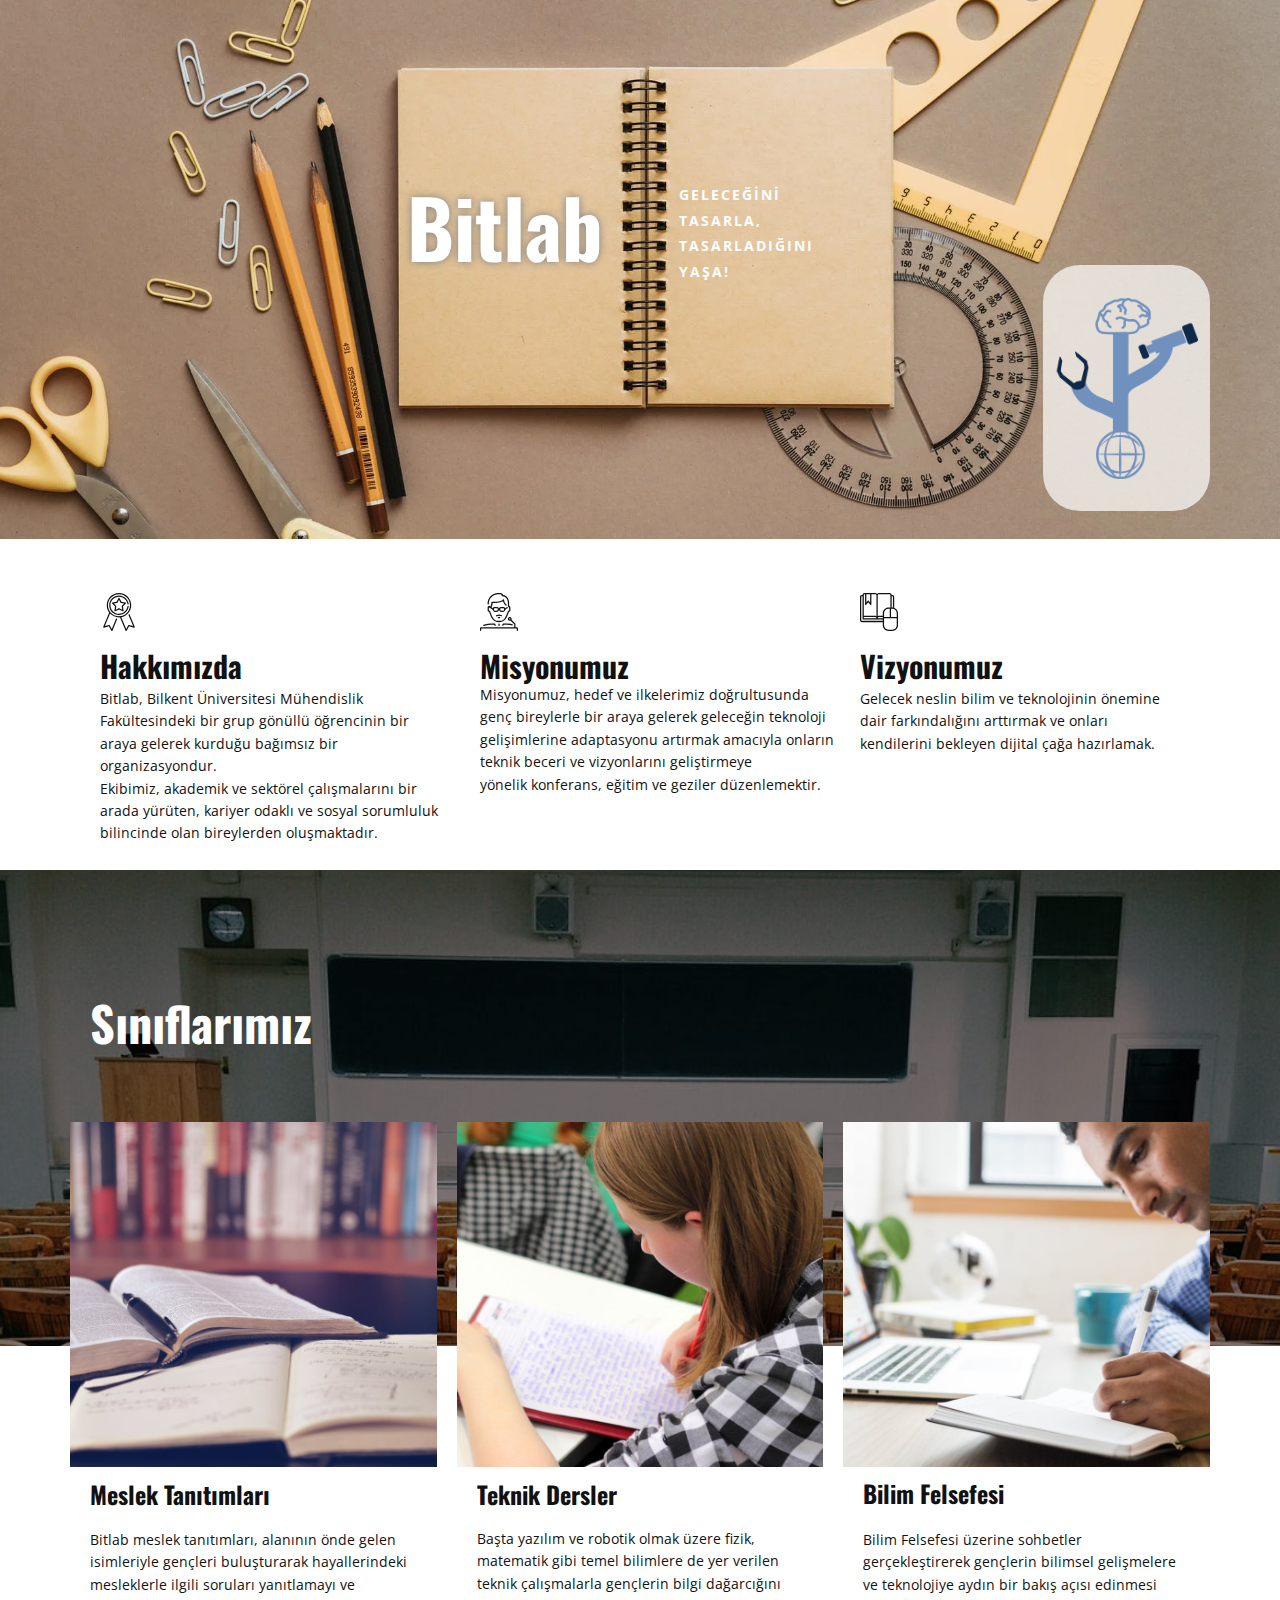
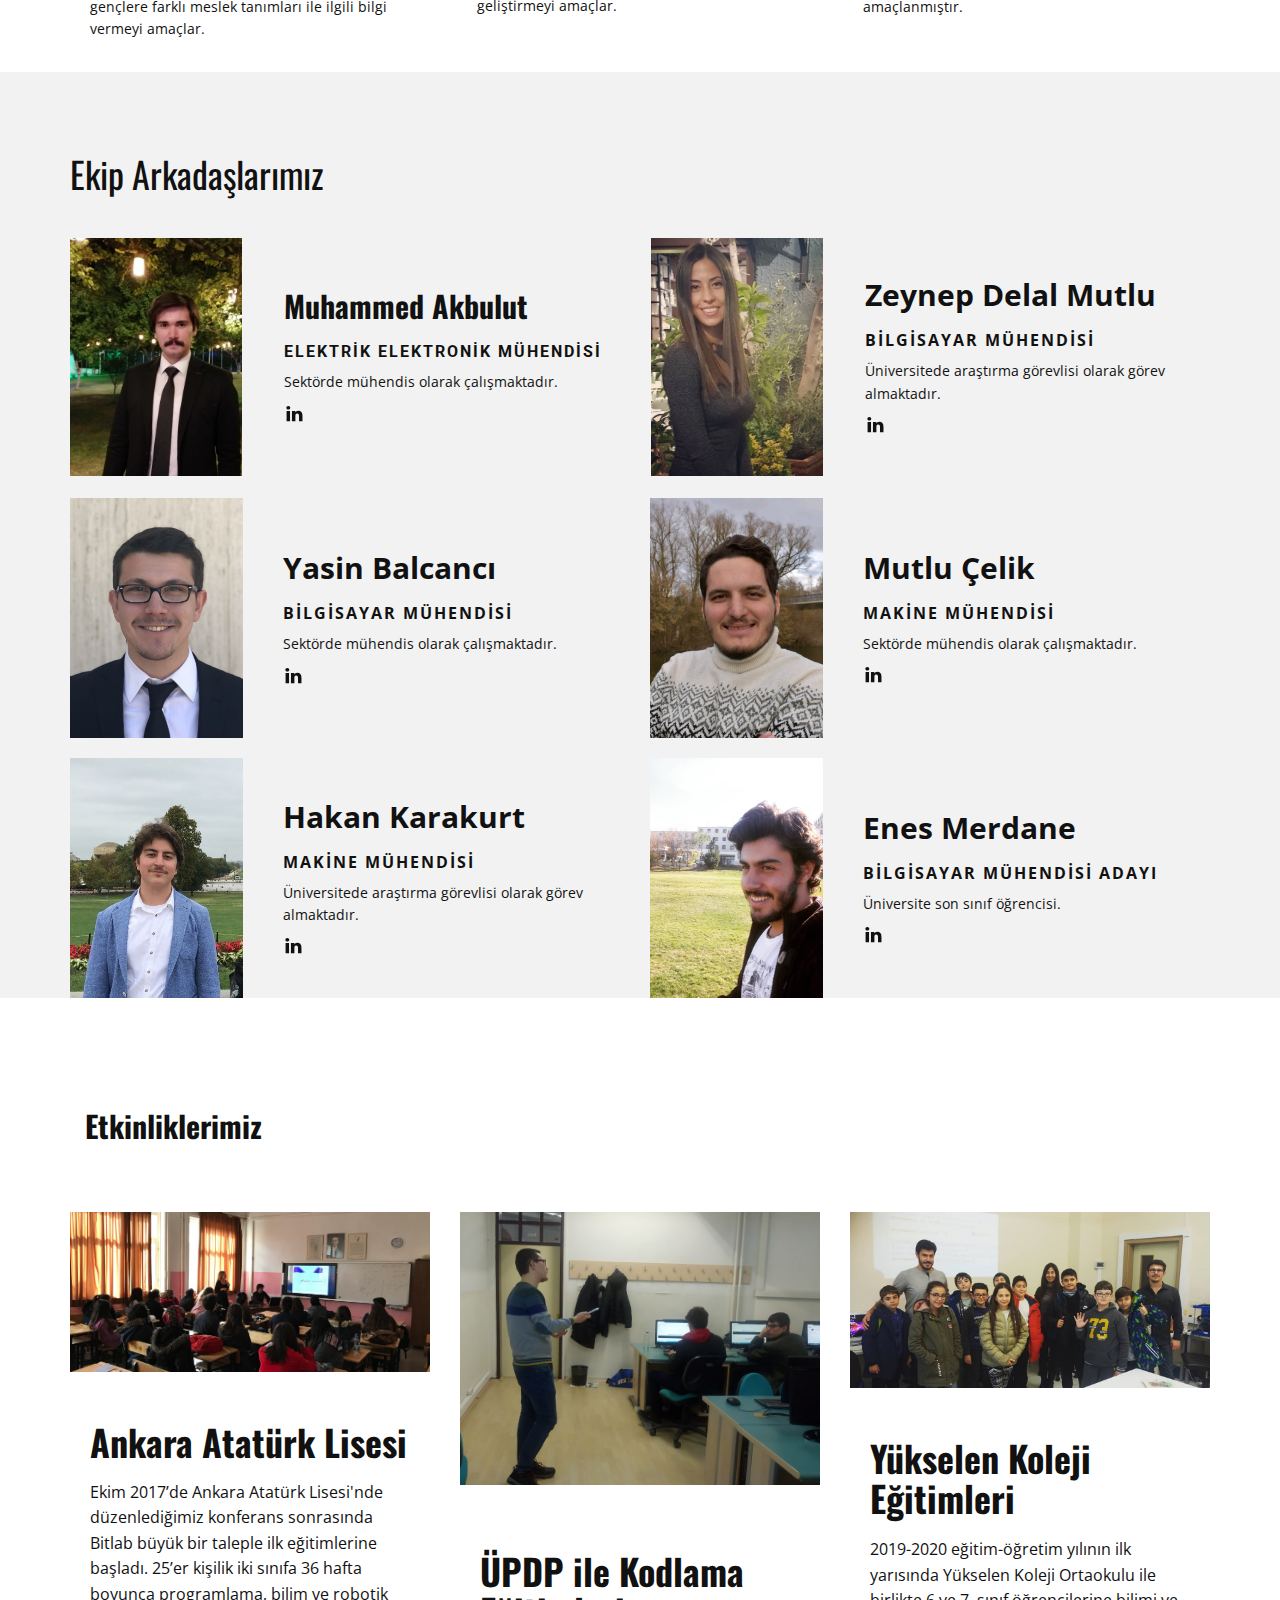
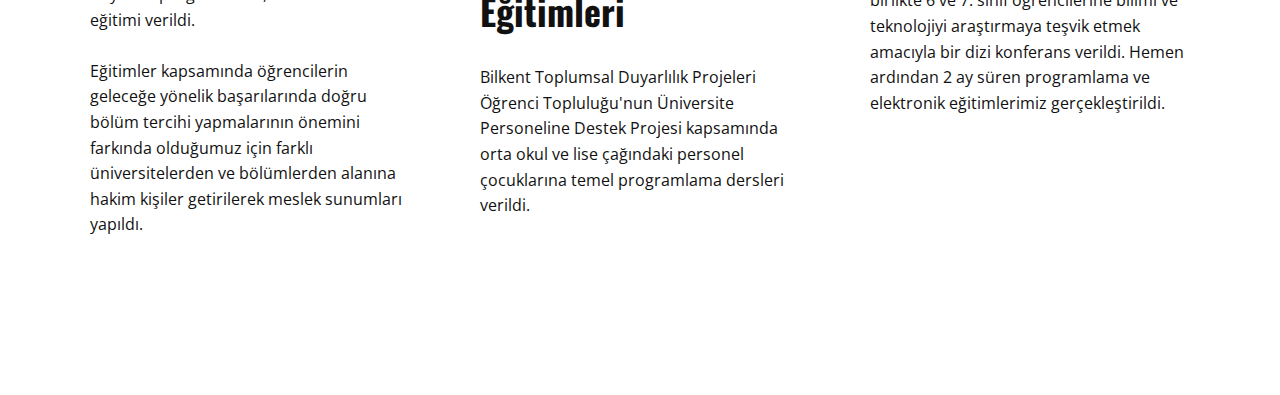
<file: index.html>
<!DOCTYPE html>
<html style="font-size: 16px;">
  <head>
    <meta name="viewport" content="width=device-width, initial-scale=1.0">
    <meta charset="utf-8">
    <meta name="keywords" content="Bitlab, Sınıflarımız, Ekip Arkadaşlarımız, Muhammed Akbulut, Zeynep Delal Mutlu, Yasin Balcancı, Mutlu Çelik, Hakan Karakurt, Enes Merdane, Etkinliklerimiz, Ankara Atatürk Lisesi, UPDP ile Kodlama Eğitimleri, Yükselen Koleji Eğitimleri">
    <meta name="description" content="">
    <meta name="page_type" content="np-template-header-footer-from-plugin">
    <title>Bitlab</title>
    <link rel="stylesheet" href="nicepage.css" media="screen">
<link rel="stylesheet" href="Bitlab.css" media="screen">
    <script class="u-script" type="text/javascript" src="jquery.js" defer=""></script>
    <script class="u-script" type="text/javascript" src="nicepage.js" defer=""></script>
    <meta name="generator" content="Nicepage 3.1.3, nicepage.com">
    <script type="text/javascript" src="//static.nicepage.com/shared/assets/jquery-1.9.1.min.js" defer="defer"></script>
    <link rel="icon" href="images/favicon.png">
    <link id="u-theme-google-font" rel="stylesheet" href="https://fonts.googleapis.com/css?family=Roboto:100,100i,300,300i,400,400i,500,500i,700,700i,900,900i|Open+Sans:300,300i,400,400i,600,600i,700,700i,800,800i">
    <link id="u-page-google-font" rel="stylesheet" href="https://fonts.googleapis.com/css?family=Oswald:200,300,400,500,600,700">
    
    
 <script>
    (function(i,s,o,g,r,a,m){i['GoogleAnalyticsObject']=r;i[r]=i[r]||function(){
    (i[r].q=i[r].q||[]).push(arguments)},i[r].l=1*new Date();a=s.createElement(o),
    m=s.getElementsByTagName(o)[0];a.async=1;a.src=g;m.parentNode.insertBefore(a,m)
    })(window,document,'script','//www.google-analytics.com/analytics.js','ga');
    ga('create', 'G-Y7LHWH73K3', 'auto');
    ga('send', 'pageview');
</script>   
    
    
    
    
    
    <script type="application/ld+json">{
		"@context": "http://schema.org",
		"@type": "Organization",
		"name": "WebSite171294",
		"url": "index.html"
}</script>
    <meta property="og:title" content="Bitlab">
    <meta property="og:type" content="website">
    <meta name="theme-color" content="#73a3de">
    <link rel="canonical" href="index.html">
    <meta property="og:url" content="index.html">
  </head>
  <body data-home-page="Bitlab.html" data-home-page-title="Bitlab" class="u-body u-overlap u-overlap-transparent"> 
    <section class="u-clearfix u-image u-section-1" id="sec-b5dd">
      <div class="u-clearfix u-sheet u-sheet-1">
        <div class="u-container-style u-group u-shape-rectangle u-group-1">
          <div class="u-container-layout u-container-layout-1">
            <h1 class="u-custom-font u-font-oswald u-text u-text-white u-title u-text-1">Bitlab</h1>
            <p class="u-text u-text-body-alt-color u-text-2">
              <span style="font-size: 0.875rem;">Geleceğİnİ<br>Tasarla,<br>tasarladığını<br>yaşa!<br>
              </span>
            </p>
          </div>
        </div>
        <div class="u-opacity u-opacity-70 u-radius-37 u-shape u-shape-round u-white u-shape-1"></div>
        <img src="images/Logo_3290x3290.png" alt="" class="u-align-right u-image u-image-default u-image-1" data-image-width="2624" data-image-height="3290">
      </div>
    </section>
    <section class="u-clearfix u-section-2" id="sec-bd00">
      <div class="u-clearfix u-sheet u-valign-middle-lg u-sheet-1">
        <div class="u-clearfix u-expanded-width u-gutter-0 u-layout-spacing-vertical u-layout-wrap u-layout-wrap-1">
          <div class="u-layout">
            <div class="u-layout-row">
              <div class="u-align-left u-container-style u-layout-cell u-left-cell u-size-20 u-size-20-md u-layout-cell-1">
                <div class="u-container-layout u-container-layout-1"><span class="u-align-left u-icon u-icon-1"><svg class="u-svg-link" preserveAspectRatio="xMidYMin slice" viewBox="0 0 470 470" style="undefined"><use xmlns:xlink="http://www.w3.org/1999/xlink" xlink:href="#svg-9124"></use></svg><svg xmlns="http://www.w3.org/2000/svg" xmlns:xlink="http://www.w3.org/1999/xlink" version="1.1" viewBox="0 0 470 470" enable-background="new 0 0 470 470" id="svg-9124" class="u-svg-content"><g><path d="m429.591,418.378l-62.223-150.218c-1.585-3.826-5.972-5.645-9.799-4.059s-5.645,5.973-4.059,9.799l56.251,135.801-51.309-14.867c-3.368-0.977-6.965,0.513-8.656,3.586l-25.769,46.793-60.357-145.716c69.663-13.434 122.447-74.853 122.447-148.378 0.001-83.327-67.79-151.119-151.117-151.119s-151.119,67.792-151.119,151.119c0,33.751 11.124,64.951 29.896,90.133l-73.368,177.126c-1.103,2.664-0.582,5.724 1.341,7.872 1.922,2.148 4.907,3.004 7.676,2.202l60.533-17.541 30.4,55.207c1.324,2.403 3.847,3.882 6.568,3.882 0.138,0 0.277-0.004 0.416-0.011 2.879-0.16 5.411-1.955 6.515-4.619l58.136-140.353c1.585-3.827-0.232-8.214-4.059-9.799-3.827-1.585-8.214,0.232-9.799,4.059l-52.165,125.936-25.767-46.793c-1.692-3.073-5.291-4.563-8.657-3.586l-51.308,14.867 64.397-155.469c27.598,29.52 66.86,48.005 110.364,48.005 4.491,0 8.933-0.209 13.325-0.594l67.818,163.727c1.103,2.664 3.636,4.459 6.514,4.618 0.14,0.008 0.278,0.012 0.417,0.012 2.721,0 5.244-1.479 6.567-3.882l30.401-55.207 60.533,17.541c2.771,0.803 5.753-0.054 7.676-2.202 1.923-2.148 2.443-5.208 1.34-7.872zm-330.71-267.259c2.84217e-14-75.056 61.063-136.119 136.119-136.119 75.056,0 136.118,61.063 136.118,136.119s-61.062,136.118-136.118,136.118c-75.056,0-136.119-61.062-136.119-136.118z"></path><path d="m321.659,122.961c-0.863-2.658-3.135-4.616-5.892-5.079l-50.467-8.469-23.649-45.379c-1.292-2.479-3.855-4.034-6.651-4.034-2.795,0-5.359,1.555-6.651,4.034l-23.65,45.379-50.466,8.469c-2.757,0.462-5.028,2.42-5.892,5.079-0.864,2.659-0.178,5.577 1.781,7.572l35.85,36.515-7.54,50.614c-0.412,2.765 0.748,5.529 3.01,7.173 2.26,1.642 5.249,1.891 7.751,0.646l45.807-22.812 45.806,22.812c1.059,0.527 2.203,0.787 3.343,0.787 1.557,0 3.104-0.484 4.409-1.432 2.262-1.644 3.422-4.408 3.01-7.173l-7.539-50.614 35.85-36.516c1.958-1.995 2.644-4.913 1.78-7.572zm-50.951,36.244c-1.648,1.679-2.413,4.033-2.066,6.359l5.97,40.074-36.268-18.061c-1.054-0.524-2.198-0.787-3.344-0.787-1.145,0-2.291,0.262-3.343,0.787l-36.268,18.061 5.97-40.074c0.347-2.326-0.418-4.681-2.066-6.359l-28.385-28.912 39.957-6.706c2.32-0.389 4.323-1.844 5.41-3.93l18.725-35.929 18.725,35.93c1.088,2.086 3.09,3.541 5.41,3.93l39.958,6.706-28.385,28.911z"></path><path d="m348.612,158.684c-4.107-0.549-7.877,2.343-8.42,6.45-6.957,52.507-52.18,92.104-105.192,92.104-58.514,0-106.119-47.604-106.119-106.119s47.605-106.119 106.119-106.119c53.013,0 98.235,39.596 105.192,92.104 0.543,4.107 4.32,7.001 8.42,6.45 4.105-0.544 6.994-4.314 6.449-8.42-7.94-59.936-59.555-105.134-120.061-105.134-66.785,0-121.119,54.333-121.119,121.119s54.334,121.118 121.119,121.118c60.506,0 112.121-45.198 120.062-105.134 0.544-4.105-2.344-7.875-6.45-8.419z"></path>
</g></svg></span>
                  <h3 class="u-custom-font u-font-oswald u-text u-text-1">Hakkımızda</h3>
                  <p class="u-text u-text-2">Bitlab,&nbsp;Bilkent&nbsp;Üniversitesi Mühendislik Fakültesindeki&nbsp;bir grup&nbsp;gönüllü öğrencinin&nbsp;bir araya&nbsp;gelerek&nbsp;kurduğu bağımsız&nbsp;bir organizasyondur.<br>Ekibimiz,&nbsp;akademik&nbsp;ve&nbsp;sektörel çalışmalarını&nbsp;bir arada&nbsp;yürüten, kariyer odaklı&nbsp;ve sosyal sorumluluk bilincinde olan bireylerden oluşmaktadır.
                  </p>
                </div>
              </div>
              <div class="u-align-left u-container-style u-layout-cell u-size-20 u-size-20-md u-layout-cell-2">
                <div class="u-container-layout u-container-layout-2"><span class="u-align-left u-icon u-icon-2"><svg class="u-svg-link" preserveAspectRatio="xMidYMin slice" viewBox="0 0 512 512" style="undefined"><use xmlns:xlink="http://www.w3.org/1999/xlink" xlink:href="#svg-6cc5"></use></svg><svg xmlns="http://www.w3.org/2000/svg" xmlns:xlink="http://www.w3.org/1999/xlink" version="1.1" id="svg-6cc5" x="0px" y="0px" viewBox="0 0 512 512" style="enable-background:new 0 0 512 512;" xml:space="preserve" class="u-svg-content"><g><g><g><path d="M50.918,445.739c1.143,0,2.295-0.23,3.405-0.717c27.221-11.853,73.19-18.022,136.678-18.347l6.161,12.339     c2.116,4.216,7.245,5.939,11.452,3.814c4.215-2.108,5.931-7.228,3.814-11.443l-8.525-17.067     c-1.451-2.893-4.403-4.719-7.637-4.719c-69.538,0-118.204,6.468-148.762,19.772c-4.318,1.886-6.289,6.912-4.412,11.238     C44.493,443.819,47.625,445.739,50.918,445.739z"></path><path d="M494.933,460.8h-17.067v-42.667c0-2.261-0.905-4.437-2.5-6.033l-51.268-51.26c1.604-3.337,2.569-7.031,2.569-10.974     c0-14.114-11.486-25.6-25.6-25.6c-14.114,0-25.6,11.486-25.6,25.6s11.486,25.6,25.6,25.6c3.942,0,7.629-0.964,10.965-2.56     l48.768,48.759V460.8H17.067C7.654,460.8,0,468.454,0,477.867v25.6C0,508.177,3.823,512,8.533,512s8.533-3.823,8.533-8.533v-25.6     h477.867v25.6c0,4.71,3.814,8.533,8.533,8.533c4.719,0,8.533-3.823,8.533-8.533v-25.6C512,468.454,504.337,460.8,494.933,460.8z      M401.067,358.4c-4.71,0-8.533-3.831-8.533-8.533s3.823-8.533,8.533-8.533s8.533,3.831,8.533,8.533S405.777,358.4,401.067,358.4z     "></path><path d="M121.83,255.249c6.221,16.196,26.803,68.42,41.737,90.82l1.348,2.039c10.957,16.614,29.286,44.424,91.085,44.424     c61.79,0,80.128-27.81,91.085-44.424l1.348-2.039c14.933-22.4,35.507-74.624,41.737-90.82c11.145-2.773,19.43-12.86,19.43-24.849     v-34.133c0-11.127-7.134-20.617-17.067-24.141V128c0-33.69-17.741-95.923-83.362-101.931c-0.128-4.028-1.459-7.27-2.944-9.668     C297.839,2.842,274.287,0,256,0C104.158,0,102.4,143.616,102.4,145.067c0,4.71,3.814,8.525,8.516,8.525h0.017     c4.702,0,8.516-3.806,8.533-8.516c0.017-5.222,1.937-128.009,136.533-128.009c24.132,0,33.801,5.222,35.712,8.311     c0.265,0.435,0.99,1.604-0.683,4.941c-1.323,2.645-1.178,5.786,0.375,8.303c1.562,2.509,4.301,4.045,7.262,4.045     c75.657,0,76.791,81.86,76.8,85.333v51.2c0,4.71,3.814,8.533,8.533,8.533c4.71,0,8.533,3.831,8.533,8.533V230.4     c0,4.702-3.823,8.533-8.533,8.533c-3.558,0-6.741,2.21-7.996,5.538c-0.247,0.674-25.446,67.644-41.771,92.126l-1.399,2.116     c-10.223,15.514-24.235,36.753-76.834,36.753c-52.608,0-66.611-21.239-76.834-36.753l-1.399-2.116     c-16.324-24.482-41.523-91.452-41.779-92.126c-1.246-3.328-4.429-5.538-7.987-5.538c-4.702,0-8.533-3.831-8.533-8.533v-34.133     c0-2.313,0.922-4.412,2.423-5.948c3.098,6.955,9.421,13.21,20.045,14.268l29.201,21.897C173.414,243.106,187.554,256,204.8,256     h17.067C240.691,256,256,240.691,256,221.867C256,240.691,271.309,256,290.133,256H307.2c17.237,0,31.394-12.894,33.664-29.525     l31.189-23.381c3.772-2.825,4.54-8.175,1.707-11.947c-2.825-3.772-8.175-4.548-11.947-1.707l-21.751,16.316     c-3.251-10.402-12.86-18.022-24.329-18.022H281.6c-14.114,0-25.6,11.486-25.6,25.6c0-14.114-11.486-25.6-25.6-25.6h-34.133     c-11.46,0-21.069,7.62-24.328,18.022l-16.282-12.211c6.716-16.23,12.8-40.235,14.524-57.088     c26.897-0.478,104.713-3.763,139.332-25.37c7.851,30.31,33.05,55.817,34.321,57.08c3.336,3.336,8.73,3.336,12.066,0     c3.336-3.337,3.336-8.73,0-12.066c-0.316-0.316-31.633-31.983-31.633-62.234c0-3.831-2.56-7.202-6.255-8.226     c-3.678-1.024-7.629,0.546-9.591,3.831c-12.425,20.693-93.022,29.995-146.287,29.995c-4.71,0-8.533,3.823-8.533,8.533     c0,13.85-6.545,41.515-13.508,58.539c-2.722-1.638-3.49-4.693-3.558-7.339c0-4.71-3.823-8.533-8.533-8.533     c-14.114,0-25.6,11.486-25.6,25.6V230.4C102.4,242.389,110.686,252.476,121.83,255.249z M273.067,213.333     c0-4.702,3.823-8.533,8.533-8.533h34.133c4.71,0,8.533,3.831,8.533,8.533v8.533c0,9.412-7.654,17.067-17.067,17.067h-17.067     c-9.412,0-17.067-7.654-17.067-17.067V213.333z M187.733,213.333c0-4.702,3.831-8.533,8.533-8.533H230.4     c4.702,0,8.533,3.831,8.533,8.533v8.533c0,9.412-7.654,17.067-17.067,17.067H204.8c-9.412,0-17.067-7.654-17.067-17.067V213.333z     "></path><path d="M298.658,307.226c0.009-4.702-3.797-8.533-8.499-8.559c-0.162,0-15.42-0.171-30.345-7.637     c-2.398-1.195-5.231-1.195-7.629,0c-14.925,7.467-30.191,7.637-30.319,7.637c-4.71,0-8.533,3.823-8.533,8.533     s3.823,8.533,8.533,8.533c0.725,0,16.845-0.094,34.133-7.654c17.28,7.56,33.408,7.654,34.133,7.654     C294.835,315.733,298.641,311.927,298.658,307.226z"></path><path d="M315.708,409.95c-3.191,0.017-6.118,1.809-7.578,4.659l-8.533,16.708c-2.142,4.198-0.469,9.344,3.721,11.486     c1.237,0.631,2.569,0.93,3.874,0.93c3.106,0,6.101-1.698,7.612-4.651l6.153-12.066c46.643,0.128,84.207,3.618,111.735,10.377     c4.591,1.135,9.199-1.672,10.317-6.246c1.126-4.582-1.664-9.199-6.246-10.325C406.878,413.474,366.345,409.651,315.708,409.95z"></path><path d="M247.467,418.133V435.2c0,4.71,3.823,8.533,8.533,8.533s8.533-3.823,8.533-8.533v-17.067c0-4.71-3.823-8.533-8.533-8.533     S247.467,413.423,247.467,418.133z"></path><path d="M247.467,324.267c-4.71,0-8.533,3.823-8.533,8.533c0,4.71,3.823,8.533,8.533,8.533h17.067     c4.719,0,8.533-3.823,8.533-8.533c0-4.71-3.814-8.533-8.533-8.533H247.467z"></path>
</g>
</g>
</g><g></g><g></g><g></g><g></g><g></g><g></g><g></g><g></g><g></g><g></g><g></g><g></g><g></g><g></g><g></g></svg></span>
                  <h3 class="u-custom-font u-font-oswald u-text u-text-3">Misyonumuz<br>
                  </h3>
                  <p class="u-text u-text-4">Misyonumuz,&nbsp;hedef&nbsp;ve&nbsp;ilkelerimiz doğrultusunda genç&nbsp;bireylerle&nbsp;bir araya&nbsp;gelerek geleceğin teknoloji gelişimlerine&nbsp;adaptasyonu artırmak amacıyla&nbsp;onların teknik beceri ve vizyonlarını geliştirmeye<br>yönelik konferans, eğitim ve geziler düzenlemektir.
                  </p>
                </div>
              </div>
              <div class="u-align-left u-container-style u-layout-cell u-right-cell u-size-20 u-size-20-md u-layout-cell-3">
                <div class="u-container-layout u-container-layout-3"><span class="u-align-left u-icon u-icon-3"><svg class="u-svg-link" preserveAspectRatio="xMidYMin slice" viewBox="0 0 512 512" style="undefined"><use xmlns:xlink="http://www.w3.org/1999/xlink" xlink:href="#svg-b62e"></use></svg><svg xmlns="http://www.w3.org/2000/svg" xmlns:xlink="http://www.w3.org/1999/xlink" version="1.1" id="svg-b62e" x="0px" y="0px" viewBox="0 0 512 512" style="enable-background:new 0 0 512 512;" xml:space="preserve" class="u-svg-content"><g><g><path d="M460.8,200.748V51.2c-0.015-14.132-11.468-25.585-25.6-25.6h-8.533c-0.015-14.132-11.468-25.585-25.6-25.6H256    c-9.841,0.032-19.182,4.337-25.6,11.796C223.982,4.337,214.641,0.032,204.8,0H59.733c-14.132,0.015-25.585,11.468-25.6,25.6H25.6    C11.468,25.615,0.015,37.068,0,51.2v315.733c0.015,14.132,11.468,25.585,25.6,25.6h281.6V435.2    c0.049,42.395,34.405,76.751,76.8,76.8h51.2c42.395-0.049,76.751-34.405,76.8-76.8V273.067    C511.943,240.559,491.442,211.602,460.8,200.748z M426.667,42.667h8.533c4.71,0.006,8.527,3.823,8.533,8.533v145.57    c-2.833-0.326-5.682-0.494-8.533-0.503h-8.533V42.667z M85.333,17.067h51.2v112.208l-18.938-23.671    c-1.618-2.025-4.07-3.204-6.662-3.204c-2.592,0-5.044,1.179-6.662,3.204l-18.938,23.671V17.067z M51.2,25.6    c0.006-4.71,3.823-8.527,8.533-8.533h8.533V153.6c-0.002,3.625,2.287,6.854,5.708,8.054c3.42,1.2,7.225,0.107,9.488-2.725    l27.471-34.337l27.471,34.337c1.618,2.026,4.07,3.205,6.662,3.204c2.264,0.002,4.435-0.897,6.036-2.497    c1.601-1.601,2.499-3.772,2.497-6.036V17.067h51.2c9.422,0.009,17.057,7.645,17.067,17.067v278.34    c-5.344-3.407-11.542-5.235-17.879-5.274H51.2V25.6z M51.2,324.267h152.788c9.391,0.329,17.019,7.693,17.678,17.067H51.2V324.267z     M307.2,375.467H25.6c-4.71-0.006-8.527-3.823-8.533-8.533V51.2c0.006-4.71,3.823-8.527,8.533-8.533h8.533v307.2    c0,4.713,3.82,8.533,8.533,8.533H307.2V375.467z M307.2,341.333h-68.066c0.671-9.384,8.317-16.748,17.72-17.067H307.2V341.333z     M307.2,307.2h-50.346c-6.352,0.038-12.565,1.871-17.921,5.286V34.133c0.009-9.422,7.645-17.057,17.067-17.067h145.067    c4.71,0.006,8.527,3.823,8.533,8.533v170.667H384c-42.395,0.049-76.751,34.405-76.8,76.8V307.2z M401.067,213.333v110.933h-76.8    v-51.2c0.037-32.974,26.759-59.696,59.733-59.733H401.067z M494.933,435.2c-0.037,32.974-26.759,59.696-59.733,59.733H384    c-32.974-0.037-59.696-26.759-59.733-59.733v-93.867h170.667V435.2z M494.933,324.267h-76.8V213.333H435.2    c32.974,0.037,59.696,26.759,59.733,59.733V324.267z"></path>
</g>
</g><g></g><g></g><g></g><g></g><g></g><g></g><g></g><g></g><g></g><g></g><g></g><g></g><g></g><g></g><g></g></svg></span>
                  <h3 class="u-custom-font u-font-oswald u-text u-text-5">Vizyonumuz</h3>
                  <p class="u-text u-text-6">Gelecek neslin bilim ve teknolojinin önemine dair farkındalığını arttırmak ve onları kendilerini bekleyen dijital çağa hazırlamak.</p>
                </div>
              </div>
            </div>
          </div>
        </div>
      </div>
    </section>
    <section class="u-clearfix u-expand-resize u-white u-section-3" id="sec-c797">
      <img class="u-expanded-width u-image u-image-1" src="images/3b91742c7e026b49e43d4d9e3bc6edf4.jpeg">
      <div class="u-container-style u-group u-group-1">
        <div class="u-container-layout">
          <h2 class="u-custom-font u-font-oswald u-text u-text-body-alt-color u-text-1">Sınıflarımız</h2>
        </div>
      </div>
      <div class="u-clearfix u-gutter-20 u-layout-wrap u-layout-wrap-1">
        <div class="u-layout">
          <div class="u-layout-row">
            <div class="u-align-left-sm u-align-left-xs u-container-style u-expand-resize u-layout-cell u-left-cell u-size-20 u-size-20-md u-layout-cell-1">
              <div class="u-container-layout">
                <img class="u-expanded-width u-image u-image-2" src="images/3fc11f88a285d97ae68cff4fb70747c6.jpeg">
                <h6 class="u-custom-font u-font-oswald u-text u-text-2">Meslek Tanıtımları<br>
                </h6>
                <p class="u-align-left u-text u-text-3">Bitlab meslek tanıtımları, alanının önde gelen isimleriyle gençleri buluşturarak hayallerindeki mesleklerle ilgili soruları yanıtlamayı ve gençlere farklı meslek tanımları ile ilgili bilgi vermeyi amaçlar.<br>
                </p>
              </div>
            </div>
            <div class="u-align-left-sm u-align-left-xs u-container-style u-layout-cell u-size-20 u-size-20-md u-layout-cell-2">
              <div class="u-container-layout">
                <img class="u-expanded-width u-image u-image-3" src="images/55a159ed5c60911252abd3ac4e5ce805.jpeg">
                <h6 class="u-custom-font u-font-oswald u-text u-text-4">Teknik Dersler<br>
                </h6>
                <p class="u-align-left u-text u-text-5">Başta yazılım ve robotik olmak üzere fizik, matematik gibi temel 
bilimlere de yer verilen teknik çalışmalarla gençlerin bilgi dağarcığını geliştirmeyi amaçlar.</p>
              </div>
            </div>
            <div class="u-align-left-sm u-align-left-xs u-container-style u-layout-cell u-right-cell u-size-20 u-size-20-md u-layout-cell-3">
              <div class="u-container-layout">
                <img class="u-expanded-width u-image u-image-4" src="images/33496b61e8c69d633c310dadab3f03dd.jpeg">
                <h6 class="u-custom-font u-font-oswald u-text u-text-6">Bilim Felsefesi<br>
                </h6>
                <p class="u-text u-text-7">Bilim Felsefesi üzerine sohbetler gerçekleştirerek gençlerin bilimsel gelişmelere ve teknolojiye aydın bir bakış açısı edinmesi amaçlanmıştır.</p>
              </div>
            </div>
          </div>
        </div>
      </div>
    </section>
    <section class="u-clearfix u-grey-5 u-section-4" id="carousel_dad9">
      <div class="u-clearfix u-sheet u-sheet-1">
        <h2 class="u-custom-font u-font-oswald u-text u-text-1">Ekip Arkadaşlarımız<br>
        </h2>
        <div class="u-clearfix u-expanded-width u-gutter-22 u-layout-wrap u-layout-wrap-1">
          <div class="u-layout">
            <div class="u-layout-col">
              <div class="u-size-60">
                <div class="u-layout-row">
                  <div class="u-container-style u-image u-layout-cell u-left-cell u-size-10 u-size-30-md u-image-1">
                    <div class="u-container-layout"></div>
                  </div>
                  <div class="u-container-style u-layout-cell u-size-20 u-size-30-md u-layout-cell-2">
                    <div class="u-container-layout u-valign-middle u-container-layout-2">
                      <h2 class="u-custom-font u-font-oswald u-text u-text-2">Muhammed Akbulut<br>
                      </h2>
                      <h6 class="u-text u-text-3">Elektrİk ELEKTRONİK MÜHENDİSİ<br>
                      </h6>
                      <p class="u-text u-text-4">Sektörde mühendis olarak çalışmaktadır.<br>
                      </p>
                      <div class="u-social-icons u-spacing-10 u-social-icons-1">
                        <a class="u-social-url" target="_blank" href="https://linkedin.com/in/muhammed-akbulut-554510b5/"><span class="u-icon u-icon-circle u-social-linkedin u-social-type-logo u-icon-1"><svg class="u-svg-link" preserveAspectRatio="xMidYMin slice" viewBox="0 0 112 112" style=""><use xmlns:xlink="http://www.w3.org/1999/xlink" xlink:href="#svg-79b2"></use></svg><svg xmlns="http://www.w3.org/2000/svg" xmlns:xlink="http://www.w3.org/1999/xlink" version="1.1" xml:space="preserve" class="u-svg-content" viewBox="0 0 112 112" x="0px" y="0px" id="svg-79b2"><path d="M33.8,96.8H14.5v-58h19.3V96.8z M24.1,30.9L24.1,30.9c-6.6,0-10.8-4.5-10.8-10.1c0-5.8,4.3-10.1,10.9-10.1 S34.9,15,35.1,20.8C35.1,26.4,30.8,30.9,24.1,30.9z M103.3,96.8H84.1v-31c0-7.8-2.7-13.1-9.8-13.1c-5.3,0-8.5,3.6-9.9,7.1 c-0.6,1.3-0.6,3-0.6,4.8V97H44.5c0,0,0.3-52.6,0-58h19.3v8.2c2.6-3.9,7.2-9.6,17.4-9.6c12.7,0,22.2,8.4,22.2,26.1V96.8z"></path></svg></span>
                        </a>
                      </div>
                    </div>
                  </div>
                  <div class="u-container-style u-image u-layout-cell u-size-10 u-size-30-md u-image-2">
                    <div class="u-container-layout"></div>
                  </div>
                  <div class="u-container-style u-layout-cell u-right-cell u-size-20 u-size-30-md u-layout-cell-4">
                    <div class="u-container-layout u-valign-middle u-container-layout-4">
                      <h2 class="u-custom-font u-text u-text-font u-text-5">Zeynep Delal Mutlu<br>
                      </h2>
                      <h6 class="u-custom-font u-text u-text-font u-text-6">Bİlgİsayar mÜhendİsİ<br>
                      </h6>
                      <p class="u-text u-text-7">Üniversitede araştırma görevlisi olarak görev almaktadır.<br>
                      </p>
                      <div class="u-social-icons u-spacing-10 u-social-icons-2">
                        <a class="u-social-url" target="_blank" href="https://linkedin.com/in/zeynep-delal-mutlu/"><span class="u-icon u-icon-circle u-social-linkedin u-social-type-logo u-icon-2"><svg class="u-svg-link" preserveAspectRatio="xMidYMin slice" viewBox="0 0 112 112" style=""><use xmlns:xlink="http://www.w3.org/1999/xlink" xlink:href="#svg-b360"></use></svg><svg xmlns="http://www.w3.org/2000/svg" xmlns:xlink="http://www.w3.org/1999/xlink" version="1.1" xml:space="preserve" class="u-svg-content" viewBox="0 0 112 112" x="0px" y="0px" id="svg-b360"><path d="M33.8,96.8H14.5v-58h19.3V96.8z M24.1,30.9L24.1,30.9c-6.6,0-10.8-4.5-10.8-10.1c0-5.8,4.3-10.1,10.9-10.1 S34.9,15,35.1,20.8C35.1,26.4,30.8,30.9,24.1,30.9z M103.3,96.8H84.1v-31c0-7.8-2.7-13.1-9.8-13.1c-5.3,0-8.5,3.6-9.9,7.1 c-0.6,1.3-0.6,3-0.6,4.8V97H44.5c0,0,0.3-52.6,0-58h19.3v8.2c2.6-3.9,7.2-9.6,17.4-9.6c12.7,0,22.2,8.4,22.2,26.1V96.8z"></path></svg></span>
                        </a>
                      </div>
                    </div>
                  </div>
                </div>
              </div>
            </div>
          </div>
        </div>
      </div>
    </section>
    <section class="u-clearfix u-grey-5 u-section-5" id="carousel_fba6">
      <div class="u-clearfix u-sheet u-valign-middle-lg u-valign-middle-md u-sheet-1">
        <div class="u-clearfix u-expanded-width u-gutter-20 u-layout-wrap u-layout-wrap-1">
          <div class="u-layout">
            <div class="u-layout-col">
              <div class="u-size-60">
                <div class="u-layout-row">
                  <div class="u-container-style u-image u-layout-cell u-left-cell u-size-10 u-size-30-md u-image-1">
                    <div class="u-container-layout"></div>
                  </div>
                  <div class="u-container-style u-layout-cell u-size-20 u-size-30-md u-layout-cell-2">
                    <div class="u-container-layout u-container-layout-2">
                      <h2 class="u-custom-font u-text u-text-font u-text-1">Yasin Balcancı<br>
                      </h2>
                      <h6 class="u-custom-font u-text u-text-font u-text-2">Bİlgİsayar mÜhendİsİ</h6>
                      <p class="u-text u-text-3">Sektörde mühendis olarak çalışmaktadır.<br>
                      </p>
                      <div class="u-social-icons u-spacing-10 u-social-icons-1">
                        <a class="u-social-url" target="_blank" href="https://linkedin.com/in/ybalcanci"><span class="u-icon u-icon-circle u-social-linkedin u-social-type-logo u-icon-1"><svg class="u-svg-link" preserveAspectRatio="xMidYMin slice" viewBox="0 0 112 112" style=""><use xmlns:xlink="http://www.w3.org/1999/xlink" xlink:href="#svg-b7b8"></use></svg><svg xmlns="http://www.w3.org/2000/svg" xmlns:xlink="http://www.w3.org/1999/xlink" version="1.1" xml:space="preserve" class="u-svg-content" viewBox="0 0 112 112" x="0px" y="0px" id="svg-b7b8"><path d="M33.8,96.8H14.5v-58h19.3V96.8z M24.1,30.9L24.1,30.9c-6.6,0-10.8-4.5-10.8-10.1c0-5.8,4.3-10.1,10.9-10.1 S34.9,15,35.1,20.8C35.1,26.4,30.8,30.9,24.1,30.9z M103.3,96.8H84.1v-31c0-7.8-2.7-13.1-9.8-13.1c-5.3,0-8.5,3.6-9.9,7.1 c-0.6,1.3-0.6,3-0.6,4.8V97H44.5c0,0,0.3-52.6,0-58h19.3v8.2c2.6-3.9,7.2-9.6,17.4-9.6c12.7,0,22.2,8.4,22.2,26.1V96.8z"></path></svg></span>
                        </a>
                      </div>
                    </div>
                  </div>
                  <div class="u-container-style u-image u-layout-cell u-size-10 u-size-30-md u-image-2">
                    <div class="u-container-layout"></div>
                  </div>
                  <div class="u-container-style u-layout-cell u-right-cell u-size-20 u-size-30-md u-layout-cell-4">
                    <div class="u-container-layout u-valign-middle u-container-layout-4">
                      <h2 class="u-custom-font u-text u-text-font u-text-4">Mutlu Çelik<br>
                      </h2>
                      <h6 class="u-custom-font u-text u-text-font u-text-5">Makİne mÜhendİsİ</h6>
                      <p class="u-text u-text-6">Sektörde mühendis olarak çalışmaktadır.<br>
                      </p>
                      <div class="u-social-icons u-spacing-10 u-social-icons-2">
                        <a class="u-social-url" target="_blank" href="https://linkedin.com/in/mutlu-%C3%A7elik-01769210b/"><span class="u-icon u-icon-circle u-social-linkedin u-social-type-logo u-icon-2"><svg class="u-svg-link" preserveAspectRatio="xMidYMin slice" viewBox="0 0 112 112" style=""><use xmlns:xlink="http://www.w3.org/1999/xlink" xlink:href="#svg-973c"></use></svg><svg xmlns="http://www.w3.org/2000/svg" xmlns:xlink="http://www.w3.org/1999/xlink" version="1.1" xml:space="preserve" class="u-svg-content" viewBox="0 0 112 112" x="0px" y="0px" id="svg-973c"><path d="M33.8,96.8H14.5v-58h19.3V96.8z M24.1,30.9L24.1,30.9c-6.6,0-10.8-4.5-10.8-10.1c0-5.8,4.3-10.1,10.9-10.1 S34.9,15,35.1,20.8C35.1,26.4,30.8,30.9,24.1,30.9z M103.3,96.8H84.1v-31c0-7.8-2.7-13.1-9.8-13.1c-5.3,0-8.5,3.6-9.9,7.1 c-0.6,1.3-0.6,3-0.6,4.8V97H44.5c0,0,0.3-52.6,0-58h19.3v8.2c2.6-3.9,7.2-9.6,17.4-9.6c12.7,0,22.2,8.4,22.2,26.1V96.8z"></path></svg></span>
                        </a>
                      </div>
                    </div>
                  </div>
                </div>
              </div>
            </div>
          </div>
        </div>
      </div>
    </section>
    <section class="u-clearfix u-grey-5 u-section-6" id="carousel_cc87">
      <div class="u-clearfix u-sheet u-sheet-1">
        <div class="u-clearfix u-expanded-width u-gutter-20 u-layout-wrap u-layout-wrap-1">
          <div class="u-layout">
            <div class="u-layout-col">
              <div class="u-size-60">
                <div class="u-layout-row">
                  <div class="u-container-style u-image u-layout-cell u-left-cell u-size-10 u-size-30-md u-image-1">
                    <div class="u-container-layout"></div>
                  </div>
                  <div class="u-container-style u-layout-cell u-size-20 u-size-30-md u-layout-cell-2">
                    <div class="u-container-layout u-valign-middle-lg u-valign-middle-md u-valign-middle-sm u-valign-middle-xl u-container-layout-2">
                      <h2 class="u-custom-font u-text u-text-font u-text-1">Hakan Karakurt<br>
                      </h2>
                      <h6 class="u-custom-font u-text u-text-font u-text-2">MAkİne mÜhendİsİ</h6>
                      <p class="u-text u-text-3">Üniversitede araştırma görevlisi olarak görev almaktadır.</p>
                      <div class="u-social-icons u-spacing-10 u-social-icons-1">
                        <a class="u-social-url" target="_blank" href="https://linkedin.com/in/hakan-karakurt-36677311a/"><span class="u-icon u-icon-circle u-social-linkedin u-social-type-logo u-icon-1"><svg class="u-svg-link" preserveAspectRatio="xMidYMin slice" viewBox="0 0 112 112" style=""><use xmlns:xlink="http://www.w3.org/1999/xlink" xlink:href="#svg-a01c"></use></svg><svg xmlns="http://www.w3.org/2000/svg" xmlns:xlink="http://www.w3.org/1999/xlink" version="1.1" xml:space="preserve" class="u-svg-content" viewBox="0 0 112 112" x="0px" y="0px" id="svg-a01c"><path d="M33.8,96.8H14.5v-58h19.3V96.8z M24.1,30.9L24.1,30.9c-6.6,0-10.8-4.5-10.8-10.1c0-5.8,4.3-10.1,10.9-10.1 S34.9,15,35.1,20.8C35.1,26.4,30.8,30.9,24.1,30.9z M103.3,96.8H84.1v-31c0-7.8-2.7-13.1-9.8-13.1c-5.3,0-8.5,3.6-9.9,7.1 c-0.6,1.3-0.6,3-0.6,4.8V97H44.5c0,0,0.3-52.6,0-58h19.3v8.2c2.6-3.9,7.2-9.6,17.4-9.6c12.7,0,22.2,8.4,22.2,26.1V96.8z"></path></svg></span>
                        </a>
                      </div>
                    </div>
                  </div>
                  <div class="u-container-style u-image u-layout-cell u-size-10 u-size-30-md u-image-2" data-image-width="1080" data-image-height="1350">
                    <div class="u-container-layout"></div>
                  </div>
                  <div class="u-container-style u-layout-cell u-right-cell u-size-20 u-size-30-md u-layout-cell-4">
                    <div class="u-container-layout u-valign-middle-lg u-valign-middle-md u-valign-middle-sm u-valign-middle-xl u-container-layout-4">
                      <h2 class="u-custom-font u-text u-text-font u-text-4">Enes Merdane<br>
                      </h2>
                      <h6 class="u-custom-font u-text u-text-font u-text-5">Bİlgİsayar mÜhendİsİ Adayı<br>
                      </h6>
                      <p class="u-text u-text-6">Üniversite son sınıf öğrencisi.<br>
                      </p>
                      <div class="u-social-icons u-spacing-10 u-social-icons-2">
                        <a class="u-social-url" target="_blank" href="https://linkedin.com/in/enes-merdane-5a6960159/"><span class="u-icon u-icon-circle u-social-linkedin u-social-type-logo u-icon-2"><svg class="u-svg-link" preserveAspectRatio="xMidYMin slice" viewBox="0 0 112 112" style=""><use xmlns:xlink="http://www.w3.org/1999/xlink" xlink:href="#svg-c1bb"></use></svg><svg xmlns="http://www.w3.org/2000/svg" xmlns:xlink="http://www.w3.org/1999/xlink" version="1.1" xml:space="preserve" class="u-svg-content" viewBox="0 0 112 112" x="0px" y="0px" id="svg-c1bb"><path d="M33.8,96.8H14.5v-58h19.3V96.8z M24.1,30.9L24.1,30.9c-6.6,0-10.8-4.5-10.8-10.1c0-5.8,4.3-10.1,10.9-10.1 S34.9,15,35.1,20.8C35.1,26.4,30.8,30.9,24.1,30.9z M103.3,96.8H84.1v-31c0-7.8-2.7-13.1-9.8-13.1c-5.3,0-8.5,3.6-9.9,7.1 c-0.6,1.3-0.6,3-0.6,4.8V97H44.5c0,0,0.3-52.6,0-58h19.3v8.2c2.6-3.9,7.2-9.6,17.4-9.6c12.7,0,22.2,8.4,22.2,26.1V96.8z"></path></svg></span>
                        </a>
                      </div>
                    </div>
                  </div>
                </div>
              </div>
            </div>
          </div>
        </div>
      </div>
    </section>
    <section class="u-clearfix u-section-7" id="sec-80d0">
      <div class="u-clearfix u-sheet u-valign-middle-xs u-sheet-1">
        <div class="u-container-style u-group u-group-1">
          <div class="u-container-layout u-valign-middle-lg u-valign-middle-md u-valign-middle-sm u-valign-middle-xl u-container-layout-1">
            <h2 class="u-custom-font u-font-oswald u-text u-text-1">
              <span style="font-size: 1.875rem;">Etkinliklerimiz</span>
              <br>
            </h2>
          </div>
        </div>
        <div class="u-clearfix u-expanded-width u-gutter-30 u-layout-wrap u-layout-wrap-1">
          <div class="u-layout">
            <div class="u-layout-row">
              <div class="u-size-20 u-size-30-md">
                <div class="u-layout-col">
                  <div class="u-container-style u-image u-layout-cell u-left-cell u-size-20 u-image-1">
                    <div class="u-container-layout"></div>
                  </div>
                  <div class="u-container-style u-layout-cell u-left-cell u-size-40 u-layout-cell-2">
                    <div class="u-container-layout u-container-layout-3">
                      <h2 class="u-custom-font u-font-oswald u-text u-text-2">Ankara Atatürk Lisesi<br>
                      </h2>
                      <p class="u-text u-text-3">Ekim 2017’de Ankara Atatürk Lisesi'nde düzenlediğimiz konferans 
sonrasında Bitlab büyük bir taleple ilk eğitimlerine başladı. 25’er 
kişilik iki sınıfa 36 hafta boyunca programlama, bilim ve robotik 
eğitimi verildi.<br>
                        <br>Eğitimler kapsamında öğrencilerin geleceğe yönelik 
başarılarında doğru bölüm tercihi yapmalarının önemini farkında 
olduğumuz için farklı üniversitelerden ve bölümlerden alanına hakim 
kişiler getirilerek meslek sunumları yapıldı.
                      </p>
                    </div>
                  </div>
                </div>
              </div>
              <div class="u-size-20 u-size-30-md">
                <div class="u-layout-col">
                  <div class="u-container-style u-layout-cell u-size-40 u-layout-cell-3">
                    <div class="u-container-layout u-container-layout-4">
                      <h2 class="u-custom-font u-font-oswald u-text u-text-4">ÜPDP ile Kodlama Eğitimleri<br>
                      </h2>
                      <p class="u-text u-text-5">Bilkent Toplumsal Duyarlılık Projeleri Öğrenci Topluluğu'nun Üniversite Personeline Destek Projesi kapsamında orta okul ve lise çağındaki personel çocuklarına temel programlama dersleri verildi.<br>
                      </p>
                    </div>
                  </div>
                  <div class="u-container-style u-image u-layout-cell u-size-20 u-image-2" data-image-width="1280" data-image-height="720">
                    <div class="u-container-layout u-container-layout-5"></div>
                  </div>
                </div>
              </div>
              <div class="u-size-20 u-size-60-md">
                <div class="u-layout-col">
                  <div class="u-container-style u-image u-layout-cell u-right-cell u-size-20 u-image-3" data-image-width="1080" data-image-height="608">
                    <div class="u-container-layout"></div>
                  </div>
                  <div class="u-container-style u-layout-cell u-right-cell u-size-40 u-layout-cell-6">
                    <div class="u-container-layout">
                      <h2 class="u-custom-font u-font-oswald u-text u-text-6">
                        <a class="nicdark_color_greydark nicdark_first_font" href="http://www.nicdarkthemes.com/themes/education/html/demo/university/single.php">Yükselen Koleji Eğitimleri<br>
                        </a>
                      </h2>
                      <p class="u-text u-text-7">2019-2020 eğitim-öğretim yılının ilk yarısında Yükselen Koleji Ortaokulu ile 
birlikte 6 ve 7. sınıf öğrencilerine bilimi ve teknolojiyi araştırmaya 
teşvik etmek amacıyla bir dizi konferans verildi. Hemen ardından 2 ay süren programlama ve elektronik eğitimlerimiz gerçekleştirildi.<br>
                      </p>
                    </div>
                  </div>
                </div>
              </div>
            </div>
          </div>
        </div>
      </div>
    </section>
    <style class="u-overlap-style"></style>
  </body>
</html>
</file>
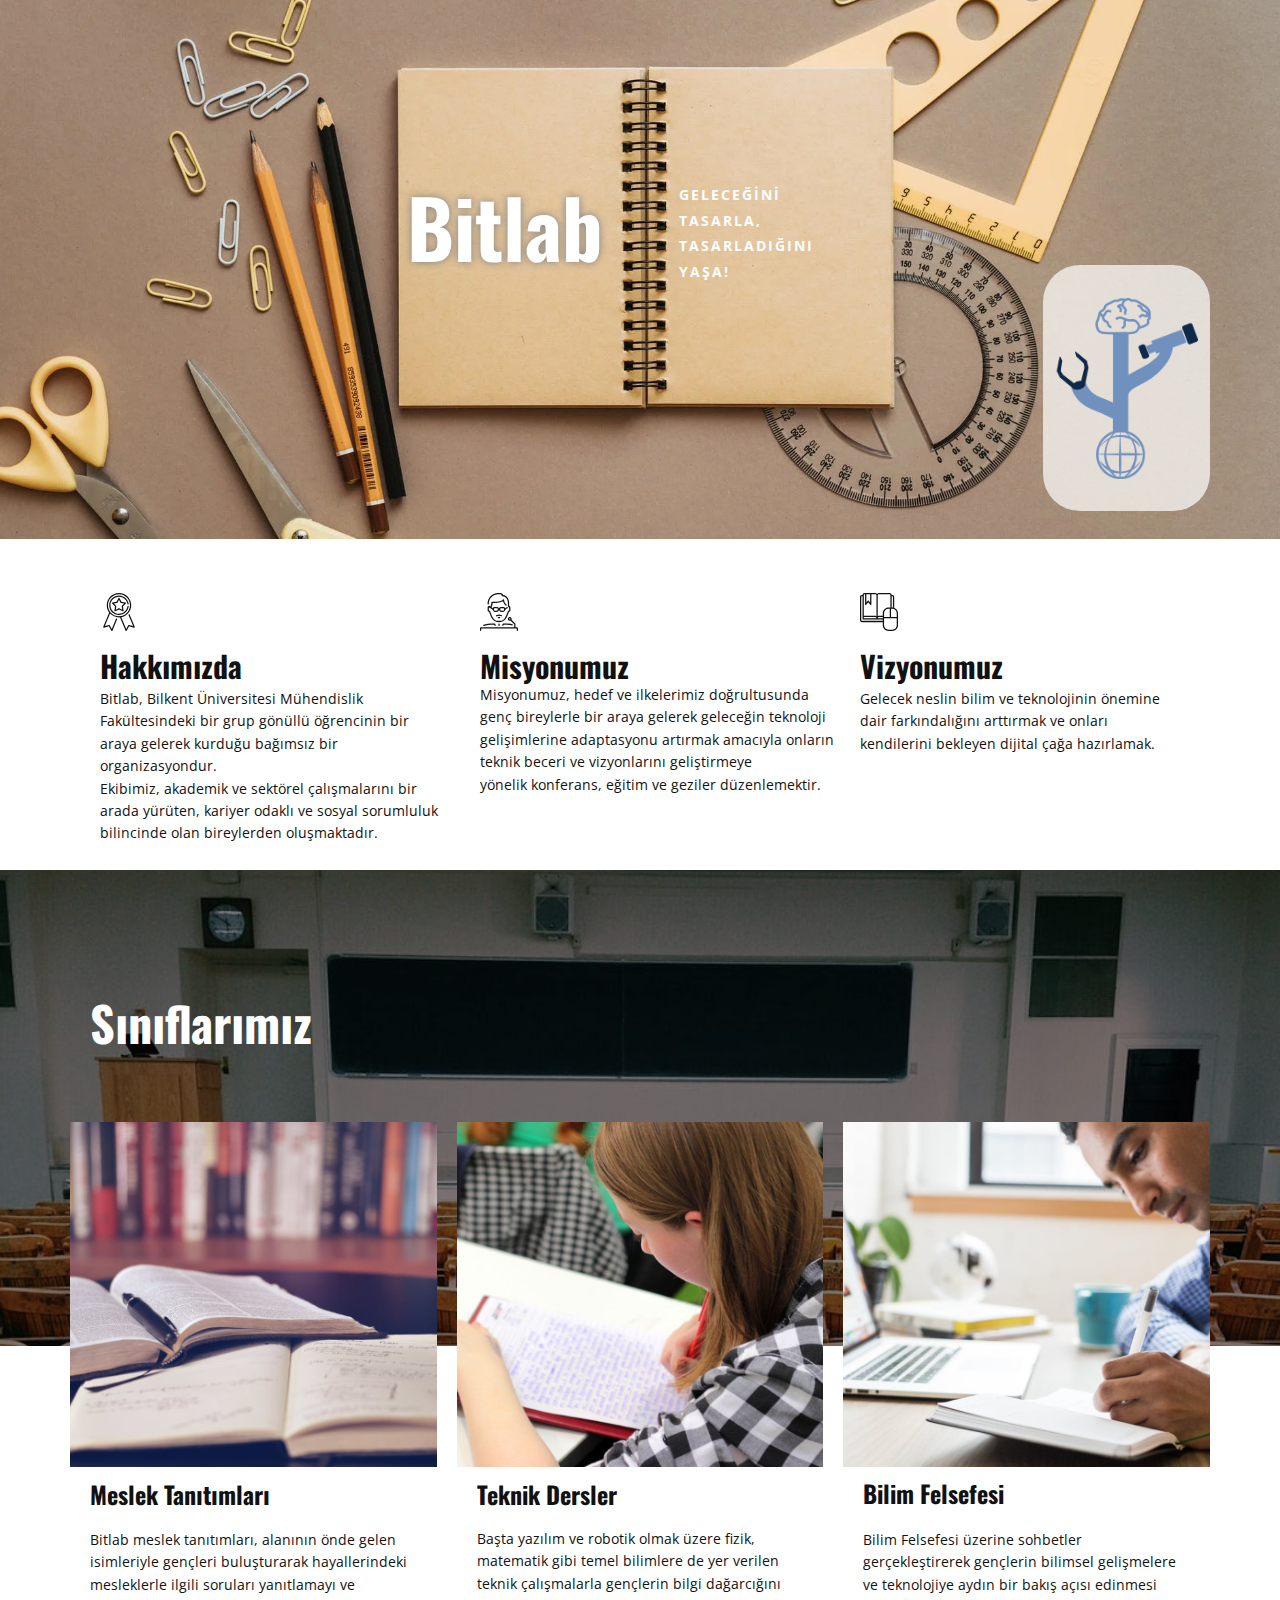
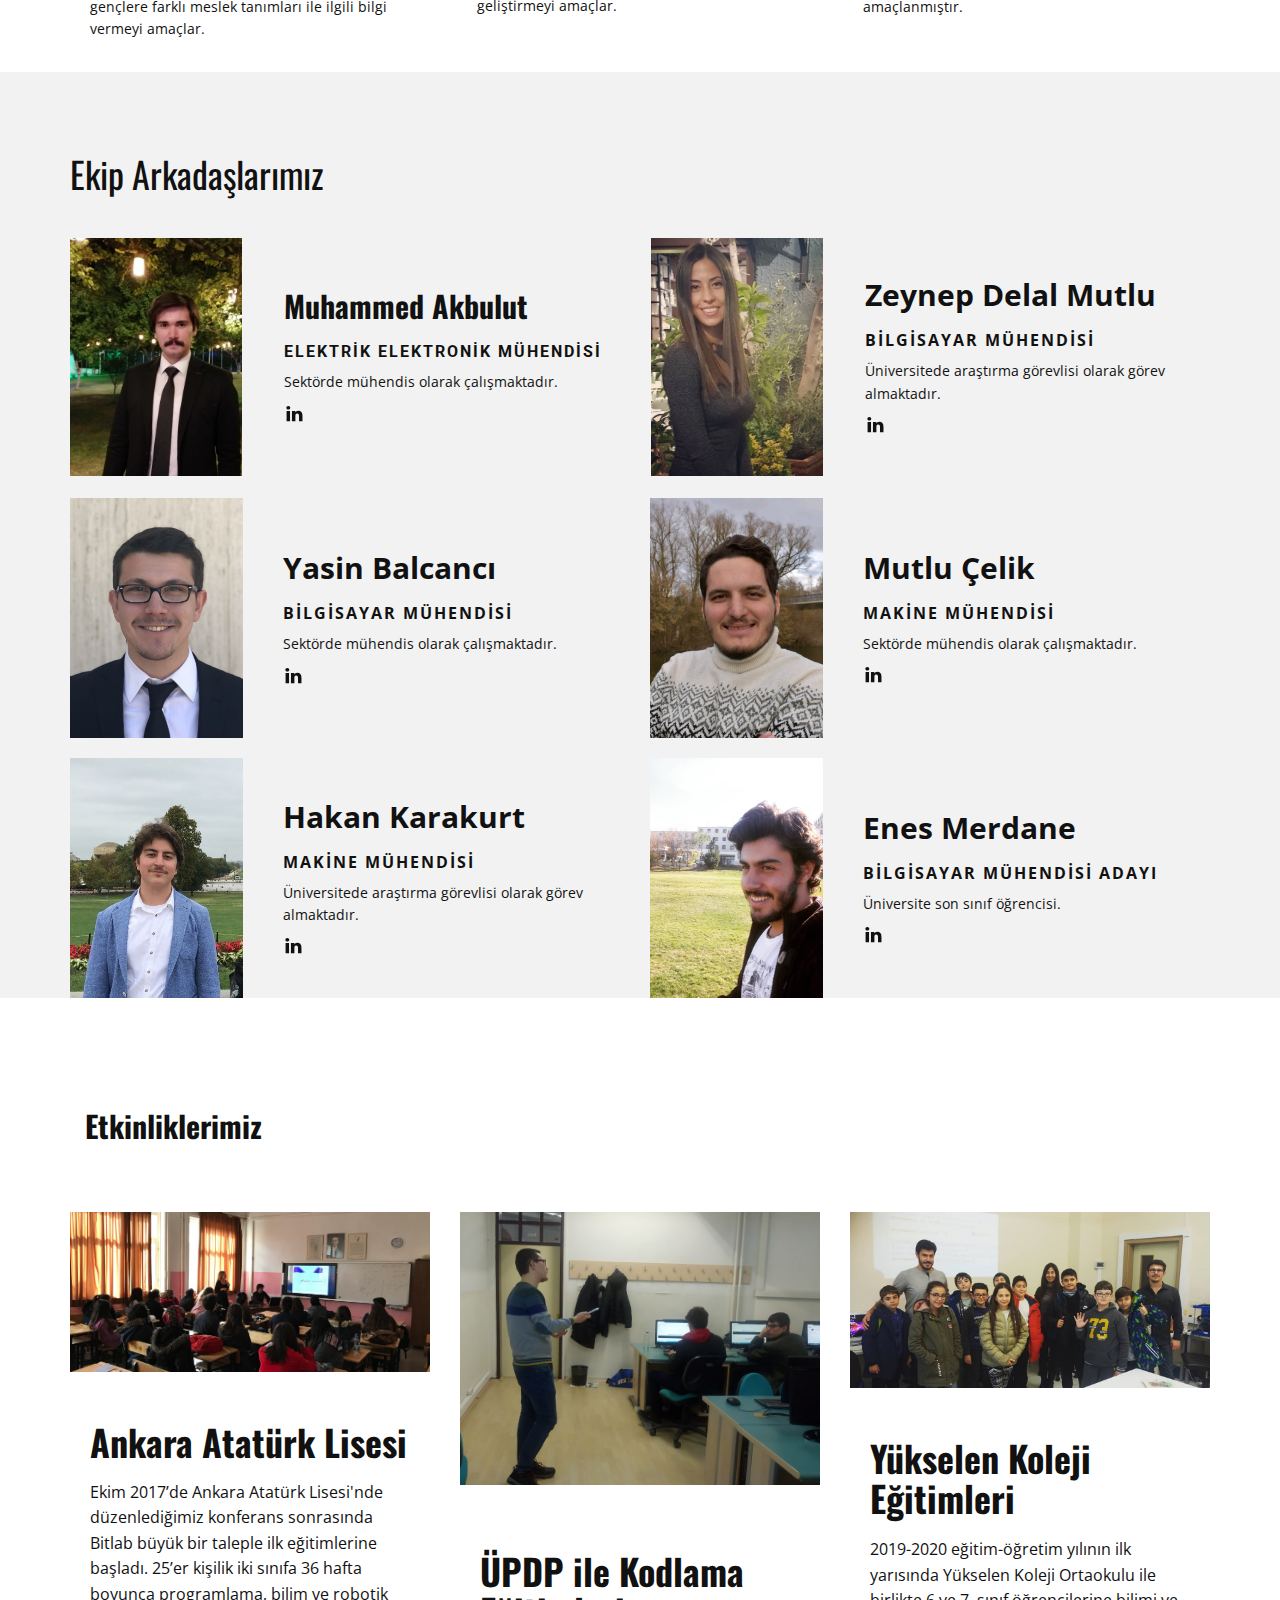
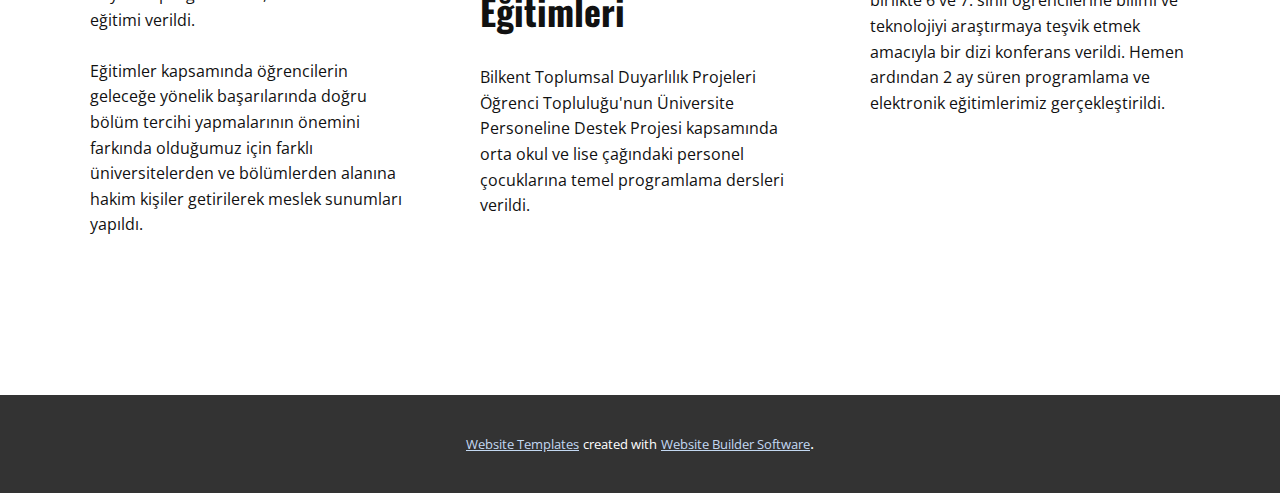
<file: Bitlab.html>
<!DOCTYPE html>
<html style="font-size: 16px;">
  <head>
    <meta name="viewport" content="width=device-width, initial-scale=1.0">
    <meta charset="utf-8">
    <meta name="keywords" content="Bitlab, Sınıflarımız, Ekip Arkadaşlarımız, Muhammed Akbulut, Zeynep Delal Mutlu, Yasin Balcancı, Mutlu Çelik, Hakan Karakurt, Enes Merdane, Etkinliklerimiz, Ankara Atatürk Lisesi, UPDP ile Kodlama Eğitimleri, Yükselen Koleji Eğitimleri">
    <meta name="description" content="">
    <meta name="page_type" content="np-template-header-footer-from-plugin">
    <title>Bitlab</title>
    <link rel="stylesheet" href="nicepage.css" media="screen">
<link rel="stylesheet" href="Bitlab.css" media="screen">
    <script class="u-script" type="text/javascript" src="jquery.js" defer=""></script>
    <script class="u-script" type="text/javascript" src="nicepage.js" defer=""></script>
    <meta name="generator" content="Nicepage 3.1.3, nicepage.com">
    <script type="text/javascript" src="//static.nicepage.com/shared/assets/jquery-1.9.1.min.js" defer="defer"></script>
    <link rel="icon" href="images/favicon.png">
    <link id="u-theme-google-font" rel="stylesheet" href="https://fonts.googleapis.com/css?family=Roboto:100,100i,300,300i,400,400i,500,500i,700,700i,900,900i|Open+Sans:300,300i,400,400i,600,600i,700,700i,800,800i">
    <link id="u-page-google-font" rel="stylesheet" href="https://fonts.googleapis.com/css?family=Oswald:200,300,400,500,600,700">
    
    
<script>
    (function(i,s,o,g,r,a,m){i['GoogleAnalyticsObject']=r;i[r]=i[r]||function(){
    (i[r].q=i[r].q||[]).push(arguments)},i[r].l=1*new Date();a=s.createElement(o),
    m=s.getElementsByTagName(o)[0];a.async=1;a.src=g;m.parentNode.insertBefore(a,m)
    })(window,document,'script','//www.google-analytics.com/analytics.js','ga');
    ga('create', 'G-Y7LHWH73K3', 'auto');
    ga('send', 'pageview');
</script>     
    
    
    
    
    
    <script type="application/ld+json">{
		"@context": "http://schema.org",
		"@type": "Organization",
		"name": "WebSite171294",
		"url": "index.html"
}</script>
    <meta property="og:title" content="Bitlab">
    <meta property="og:type" content="website">
    <meta name="theme-color" content="#73a3de">
    <link rel="canonical" href="index.html">
    <meta property="og:url" content="index.html">
  </head>
  <body class="u-body u-overlap u-overlap-transparent"> 
    <section class="u-clearfix u-image u-section-1" id="sec-b5dd">
      <div class="u-clearfix u-sheet u-sheet-1">
        <div class="u-container-style u-group u-shape-rectangle u-group-1">
          <div class="u-container-layout u-container-layout-1">
            <h1 class="u-custom-font u-font-oswald u-text u-text-white u-title u-text-1">Bitlab</h1>
            <p class="u-text u-text-body-alt-color u-text-2">
              <span style="font-size: 0.875rem;">Geleceğİnİ<br>Tasarla,<br>tasarladığını<br>yaşa!<br>
              </span>
            </p>
          </div>
        </div>
        <div class="u-opacity u-opacity-70 u-radius-37 u-shape u-shape-round u-white u-shape-1"></div>
        <img src="images/Logo_3290x3290.png" alt="" class="u-align-right u-image u-image-default u-image-1" data-image-width="2624" data-image-height="3290">
      </div>
    </section>
    <section class="u-clearfix u-section-2" id="sec-bd00">
      <div class="u-clearfix u-sheet u-valign-middle-lg u-sheet-1">
        <div class="u-clearfix u-expanded-width u-gutter-0 u-layout-spacing-vertical u-layout-wrap u-layout-wrap-1">
          <div class="u-layout">
            <div class="u-layout-row">
              <div class="u-align-left u-container-style u-layout-cell u-left-cell u-size-20 u-size-20-md u-layout-cell-1">
                <div class="u-container-layout u-container-layout-1"><span class="u-align-left u-icon u-icon-1"><svg class="u-svg-link" preserveAspectRatio="xMidYMin slice" viewBox="0 0 470 470" style="undefined"><use xmlns:xlink="http://www.w3.org/1999/xlink" xlink:href="#svg-9124"></use></svg><svg xmlns="http://www.w3.org/2000/svg" xmlns:xlink="http://www.w3.org/1999/xlink" version="1.1" viewBox="0 0 470 470" enable-background="new 0 0 470 470" id="svg-9124" class="u-svg-content"><g><path d="m429.591,418.378l-62.223-150.218c-1.585-3.826-5.972-5.645-9.799-4.059s-5.645,5.973-4.059,9.799l56.251,135.801-51.309-14.867c-3.368-0.977-6.965,0.513-8.656,3.586l-25.769,46.793-60.357-145.716c69.663-13.434 122.447-74.853 122.447-148.378 0.001-83.327-67.79-151.119-151.117-151.119s-151.119,67.792-151.119,151.119c0,33.751 11.124,64.951 29.896,90.133l-73.368,177.126c-1.103,2.664-0.582,5.724 1.341,7.872 1.922,2.148 4.907,3.004 7.676,2.202l60.533-17.541 30.4,55.207c1.324,2.403 3.847,3.882 6.568,3.882 0.138,0 0.277-0.004 0.416-0.011 2.879-0.16 5.411-1.955 6.515-4.619l58.136-140.353c1.585-3.827-0.232-8.214-4.059-9.799-3.827-1.585-8.214,0.232-9.799,4.059l-52.165,125.936-25.767-46.793c-1.692-3.073-5.291-4.563-8.657-3.586l-51.308,14.867 64.397-155.469c27.598,29.52 66.86,48.005 110.364,48.005 4.491,0 8.933-0.209 13.325-0.594l67.818,163.727c1.103,2.664 3.636,4.459 6.514,4.618 0.14,0.008 0.278,0.012 0.417,0.012 2.721,0 5.244-1.479 6.567-3.882l30.401-55.207 60.533,17.541c2.771,0.803 5.753-0.054 7.676-2.202 1.923-2.148 2.443-5.208 1.34-7.872zm-330.71-267.259c2.84217e-14-75.056 61.063-136.119 136.119-136.119 75.056,0 136.118,61.063 136.118,136.119s-61.062,136.118-136.118,136.118c-75.056,0-136.119-61.062-136.119-136.118z"></path><path d="m321.659,122.961c-0.863-2.658-3.135-4.616-5.892-5.079l-50.467-8.469-23.649-45.379c-1.292-2.479-3.855-4.034-6.651-4.034-2.795,0-5.359,1.555-6.651,4.034l-23.65,45.379-50.466,8.469c-2.757,0.462-5.028,2.42-5.892,5.079-0.864,2.659-0.178,5.577 1.781,7.572l35.85,36.515-7.54,50.614c-0.412,2.765 0.748,5.529 3.01,7.173 2.26,1.642 5.249,1.891 7.751,0.646l45.807-22.812 45.806,22.812c1.059,0.527 2.203,0.787 3.343,0.787 1.557,0 3.104-0.484 4.409-1.432 2.262-1.644 3.422-4.408 3.01-7.173l-7.539-50.614 35.85-36.516c1.958-1.995 2.644-4.913 1.78-7.572zm-50.951,36.244c-1.648,1.679-2.413,4.033-2.066,6.359l5.97,40.074-36.268-18.061c-1.054-0.524-2.198-0.787-3.344-0.787-1.145,0-2.291,0.262-3.343,0.787l-36.268,18.061 5.97-40.074c0.347-2.326-0.418-4.681-2.066-6.359l-28.385-28.912 39.957-6.706c2.32-0.389 4.323-1.844 5.41-3.93l18.725-35.929 18.725,35.93c1.088,2.086 3.09,3.541 5.41,3.93l39.958,6.706-28.385,28.911z"></path><path d="m348.612,158.684c-4.107-0.549-7.877,2.343-8.42,6.45-6.957,52.507-52.18,92.104-105.192,92.104-58.514,0-106.119-47.604-106.119-106.119s47.605-106.119 106.119-106.119c53.013,0 98.235,39.596 105.192,92.104 0.543,4.107 4.32,7.001 8.42,6.45 4.105-0.544 6.994-4.314 6.449-8.42-7.94-59.936-59.555-105.134-120.061-105.134-66.785,0-121.119,54.333-121.119,121.119s54.334,121.118 121.119,121.118c60.506,0 112.121-45.198 120.062-105.134 0.544-4.105-2.344-7.875-6.45-8.419z"></path>
</g></svg></span>
                  <h3 class="u-custom-font u-font-oswald u-text u-text-1">Hakkımızda</h3>
                  <p class="u-text u-text-2">Bitlab,&nbsp;Bilkent&nbsp;Üniversitesi Mühendislik Fakültesindeki&nbsp;bir grup&nbsp;gönüllü öğrencinin&nbsp;bir araya&nbsp;gelerek&nbsp;kurduğu bağımsız&nbsp;bir organizasyondur.<br>Ekibimiz,&nbsp;akademik&nbsp;ve&nbsp;sektörel çalışmalarını&nbsp;bir arada&nbsp;yürüten, kariyer odaklı&nbsp;ve sosyal sorumluluk bilincinde olan bireylerden oluşmaktadır.
                  </p>
                </div>
              </div>
              <div class="u-align-left u-container-style u-layout-cell u-size-20 u-size-20-md u-layout-cell-2">
                <div class="u-container-layout u-container-layout-2"><span class="u-align-left u-icon u-icon-2"><svg class="u-svg-link" preserveAspectRatio="xMidYMin slice" viewBox="0 0 512 512" style="undefined"><use xmlns:xlink="http://www.w3.org/1999/xlink" xlink:href="#svg-6cc5"></use></svg><svg xmlns="http://www.w3.org/2000/svg" xmlns:xlink="http://www.w3.org/1999/xlink" version="1.1" id="svg-6cc5" x="0px" y="0px" viewBox="0 0 512 512" style="enable-background:new 0 0 512 512;" xml:space="preserve" class="u-svg-content"><g><g><g><path d="M50.918,445.739c1.143,0,2.295-0.23,3.405-0.717c27.221-11.853,73.19-18.022,136.678-18.347l6.161,12.339     c2.116,4.216,7.245,5.939,11.452,3.814c4.215-2.108,5.931-7.228,3.814-11.443l-8.525-17.067     c-1.451-2.893-4.403-4.719-7.637-4.719c-69.538,0-118.204,6.468-148.762,19.772c-4.318,1.886-6.289,6.912-4.412,11.238     C44.493,443.819,47.625,445.739,50.918,445.739z"></path><path d="M494.933,460.8h-17.067v-42.667c0-2.261-0.905-4.437-2.5-6.033l-51.268-51.26c1.604-3.337,2.569-7.031,2.569-10.974     c0-14.114-11.486-25.6-25.6-25.6c-14.114,0-25.6,11.486-25.6,25.6s11.486,25.6,25.6,25.6c3.942,0,7.629-0.964,10.965-2.56     l48.768,48.759V460.8H17.067C7.654,460.8,0,468.454,0,477.867v25.6C0,508.177,3.823,512,8.533,512s8.533-3.823,8.533-8.533v-25.6     h477.867v25.6c0,4.71,3.814,8.533,8.533,8.533c4.719,0,8.533-3.823,8.533-8.533v-25.6C512,468.454,504.337,460.8,494.933,460.8z      M401.067,358.4c-4.71,0-8.533-3.831-8.533-8.533s3.823-8.533,8.533-8.533s8.533,3.831,8.533,8.533S405.777,358.4,401.067,358.4z     "></path><path d="M121.83,255.249c6.221,16.196,26.803,68.42,41.737,90.82l1.348,2.039c10.957,16.614,29.286,44.424,91.085,44.424     c61.79,0,80.128-27.81,91.085-44.424l1.348-2.039c14.933-22.4,35.507-74.624,41.737-90.82c11.145-2.773,19.43-12.86,19.43-24.849     v-34.133c0-11.127-7.134-20.617-17.067-24.141V128c0-33.69-17.741-95.923-83.362-101.931c-0.128-4.028-1.459-7.27-2.944-9.668     C297.839,2.842,274.287,0,256,0C104.158,0,102.4,143.616,102.4,145.067c0,4.71,3.814,8.525,8.516,8.525h0.017     c4.702,0,8.516-3.806,8.533-8.516c0.017-5.222,1.937-128.009,136.533-128.009c24.132,0,33.801,5.222,35.712,8.311     c0.265,0.435,0.99,1.604-0.683,4.941c-1.323,2.645-1.178,5.786,0.375,8.303c1.562,2.509,4.301,4.045,7.262,4.045     c75.657,0,76.791,81.86,76.8,85.333v51.2c0,4.71,3.814,8.533,8.533,8.533c4.71,0,8.533,3.831,8.533,8.533V230.4     c0,4.702-3.823,8.533-8.533,8.533c-3.558,0-6.741,2.21-7.996,5.538c-0.247,0.674-25.446,67.644-41.771,92.126l-1.399,2.116     c-10.223,15.514-24.235,36.753-76.834,36.753c-52.608,0-66.611-21.239-76.834-36.753l-1.399-2.116     c-16.324-24.482-41.523-91.452-41.779-92.126c-1.246-3.328-4.429-5.538-7.987-5.538c-4.702,0-8.533-3.831-8.533-8.533v-34.133     c0-2.313,0.922-4.412,2.423-5.948c3.098,6.955,9.421,13.21,20.045,14.268l29.201,21.897C173.414,243.106,187.554,256,204.8,256     h17.067C240.691,256,256,240.691,256,221.867C256,240.691,271.309,256,290.133,256H307.2c17.237,0,31.394-12.894,33.664-29.525     l31.189-23.381c3.772-2.825,4.54-8.175,1.707-11.947c-2.825-3.772-8.175-4.548-11.947-1.707l-21.751,16.316     c-3.251-10.402-12.86-18.022-24.329-18.022H281.6c-14.114,0-25.6,11.486-25.6,25.6c0-14.114-11.486-25.6-25.6-25.6h-34.133     c-11.46,0-21.069,7.62-24.328,18.022l-16.282-12.211c6.716-16.23,12.8-40.235,14.524-57.088     c26.897-0.478,104.713-3.763,139.332-25.37c7.851,30.31,33.05,55.817,34.321,57.08c3.336,3.336,8.73,3.336,12.066,0     c3.336-3.337,3.336-8.73,0-12.066c-0.316-0.316-31.633-31.983-31.633-62.234c0-3.831-2.56-7.202-6.255-8.226     c-3.678-1.024-7.629,0.546-9.591,3.831c-12.425,20.693-93.022,29.995-146.287,29.995c-4.71,0-8.533,3.823-8.533,8.533     c0,13.85-6.545,41.515-13.508,58.539c-2.722-1.638-3.49-4.693-3.558-7.339c0-4.71-3.823-8.533-8.533-8.533     c-14.114,0-25.6,11.486-25.6,25.6V230.4C102.4,242.389,110.686,252.476,121.83,255.249z M273.067,213.333     c0-4.702,3.823-8.533,8.533-8.533h34.133c4.71,0,8.533,3.831,8.533,8.533v8.533c0,9.412-7.654,17.067-17.067,17.067h-17.067     c-9.412,0-17.067-7.654-17.067-17.067V213.333z M187.733,213.333c0-4.702,3.831-8.533,8.533-8.533H230.4     c4.702,0,8.533,3.831,8.533,8.533v8.533c0,9.412-7.654,17.067-17.067,17.067H204.8c-9.412,0-17.067-7.654-17.067-17.067V213.333z     "></path><path d="M298.658,307.226c0.009-4.702-3.797-8.533-8.499-8.559c-0.162,0-15.42-0.171-30.345-7.637     c-2.398-1.195-5.231-1.195-7.629,0c-14.925,7.467-30.191,7.637-30.319,7.637c-4.71,0-8.533,3.823-8.533,8.533     s3.823,8.533,8.533,8.533c0.725,0,16.845-0.094,34.133-7.654c17.28,7.56,33.408,7.654,34.133,7.654     C294.835,315.733,298.641,311.927,298.658,307.226z"></path><path d="M315.708,409.95c-3.191,0.017-6.118,1.809-7.578,4.659l-8.533,16.708c-2.142,4.198-0.469,9.344,3.721,11.486     c1.237,0.631,2.569,0.93,3.874,0.93c3.106,0,6.101-1.698,7.612-4.651l6.153-12.066c46.643,0.128,84.207,3.618,111.735,10.377     c4.591,1.135,9.199-1.672,10.317-6.246c1.126-4.582-1.664-9.199-6.246-10.325C406.878,413.474,366.345,409.651,315.708,409.95z"></path><path d="M247.467,418.133V435.2c0,4.71,3.823,8.533,8.533,8.533s8.533-3.823,8.533-8.533v-17.067c0-4.71-3.823-8.533-8.533-8.533     S247.467,413.423,247.467,418.133z"></path><path d="M247.467,324.267c-4.71,0-8.533,3.823-8.533,8.533c0,4.71,3.823,8.533,8.533,8.533h17.067     c4.719,0,8.533-3.823,8.533-8.533c0-4.71-3.814-8.533-8.533-8.533H247.467z"></path>
</g>
</g>
</g><g></g><g></g><g></g><g></g><g></g><g></g><g></g><g></g><g></g><g></g><g></g><g></g><g></g><g></g><g></g></svg></span>
                  <h3 class="u-custom-font u-font-oswald u-text u-text-3">Misyonumuz<br>
                  </h3>
                  <p class="u-text u-text-4">Misyonumuz,&nbsp;hedef&nbsp;ve&nbsp;ilkelerimiz doğrultusunda genç&nbsp;bireylerle&nbsp;bir araya&nbsp;gelerek geleceğin teknoloji gelişimlerine&nbsp;adaptasyonu artırmak amacıyla&nbsp;onların teknik beceri ve vizyonlarını geliştirmeye<br>yönelik konferans, eğitim ve geziler düzenlemektir.
                  </p>
                </div>
              </div>
              <div class="u-align-left u-container-style u-layout-cell u-right-cell u-size-20 u-size-20-md u-layout-cell-3">
                <div class="u-container-layout u-container-layout-3"><span class="u-align-left u-icon u-icon-3"><svg class="u-svg-link" preserveAspectRatio="xMidYMin slice" viewBox="0 0 512 512" style="undefined"><use xmlns:xlink="http://www.w3.org/1999/xlink" xlink:href="#svg-b62e"></use></svg><svg xmlns="http://www.w3.org/2000/svg" xmlns:xlink="http://www.w3.org/1999/xlink" version="1.1" id="svg-b62e" x="0px" y="0px" viewBox="0 0 512 512" style="enable-background:new 0 0 512 512;" xml:space="preserve" class="u-svg-content"><g><g><path d="M460.8,200.748V51.2c-0.015-14.132-11.468-25.585-25.6-25.6h-8.533c-0.015-14.132-11.468-25.585-25.6-25.6H256    c-9.841,0.032-19.182,4.337-25.6,11.796C223.982,4.337,214.641,0.032,204.8,0H59.733c-14.132,0.015-25.585,11.468-25.6,25.6H25.6    C11.468,25.615,0.015,37.068,0,51.2v315.733c0.015,14.132,11.468,25.585,25.6,25.6h281.6V435.2    c0.049,42.395,34.405,76.751,76.8,76.8h51.2c42.395-0.049,76.751-34.405,76.8-76.8V273.067    C511.943,240.559,491.442,211.602,460.8,200.748z M426.667,42.667h8.533c4.71,0.006,8.527,3.823,8.533,8.533v145.57    c-2.833-0.326-5.682-0.494-8.533-0.503h-8.533V42.667z M85.333,17.067h51.2v112.208l-18.938-23.671    c-1.618-2.025-4.07-3.204-6.662-3.204c-2.592,0-5.044,1.179-6.662,3.204l-18.938,23.671V17.067z M51.2,25.6    c0.006-4.71,3.823-8.527,8.533-8.533h8.533V153.6c-0.002,3.625,2.287,6.854,5.708,8.054c3.42,1.2,7.225,0.107,9.488-2.725    l27.471-34.337l27.471,34.337c1.618,2.026,4.07,3.205,6.662,3.204c2.264,0.002,4.435-0.897,6.036-2.497    c1.601-1.601,2.499-3.772,2.497-6.036V17.067h51.2c9.422,0.009,17.057,7.645,17.067,17.067v278.34    c-5.344-3.407-11.542-5.235-17.879-5.274H51.2V25.6z M51.2,324.267h152.788c9.391,0.329,17.019,7.693,17.678,17.067H51.2V324.267z     M307.2,375.467H25.6c-4.71-0.006-8.527-3.823-8.533-8.533V51.2c0.006-4.71,3.823-8.527,8.533-8.533h8.533v307.2    c0,4.713,3.82,8.533,8.533,8.533H307.2V375.467z M307.2,341.333h-68.066c0.671-9.384,8.317-16.748,17.72-17.067H307.2V341.333z     M307.2,307.2h-50.346c-6.352,0.038-12.565,1.871-17.921,5.286V34.133c0.009-9.422,7.645-17.057,17.067-17.067h145.067    c4.71,0.006,8.527,3.823,8.533,8.533v170.667H384c-42.395,0.049-76.751,34.405-76.8,76.8V307.2z M401.067,213.333v110.933h-76.8    v-51.2c0.037-32.974,26.759-59.696,59.733-59.733H401.067z M494.933,435.2c-0.037,32.974-26.759,59.696-59.733,59.733H384    c-32.974-0.037-59.696-26.759-59.733-59.733v-93.867h170.667V435.2z M494.933,324.267h-76.8V213.333H435.2    c32.974,0.037,59.696,26.759,59.733,59.733V324.267z"></path>
</g>
</g><g></g><g></g><g></g><g></g><g></g><g></g><g></g><g></g><g></g><g></g><g></g><g></g><g></g><g></g><g></g></svg></span>
                  <h3 class="u-custom-font u-font-oswald u-text u-text-5">Vizyonumuz</h3>
                  <p class="u-text u-text-6">Gelecek neslin bilim ve teknolojinin önemine dair farkındalığını arttırmak ve onları kendilerini bekleyen dijital çağa hazırlamak.</p>
                </div>
              </div>
            </div>
          </div>
        </div>
      </div>
    </section>
    <section class="u-clearfix u-expand-resize u-white u-section-3" id="sec-c797">
      <img class="u-expanded-width u-image u-image-1" src="images/3b91742c7e026b49e43d4d9e3bc6edf4.jpeg">
      <div class="u-container-style u-group u-group-1">
        <div class="u-container-layout">
          <h2 class="u-custom-font u-font-oswald u-text u-text-body-alt-color u-text-1">Sınıflarımız</h2>
        </div>
      </div>
      <div class="u-clearfix u-gutter-20 u-layout-wrap u-layout-wrap-1">
        <div class="u-layout">
          <div class="u-layout-row">
            <div class="u-align-left-sm u-align-left-xs u-container-style u-expand-resize u-layout-cell u-left-cell u-size-20 u-size-20-md u-layout-cell-1">
              <div class="u-container-layout">
                <img class="u-expanded-width u-image u-image-2" src="images/3fc11f88a285d97ae68cff4fb70747c6.jpeg">
                <h6 class="u-custom-font u-font-oswald u-text u-text-2">Meslek Tanıtımları<br>
                </h6>
                <p class="u-align-left u-text u-text-3">Bitlab meslek tanıtımları, alanının önde gelen isimleriyle gençleri buluşturarak hayallerindeki mesleklerle ilgili soruları yanıtlamayı ve gençlere farklı meslek tanımları ile ilgili bilgi vermeyi amaçlar.<br>
                </p>
              </div>
            </div>
            <div class="u-align-left-sm u-align-left-xs u-container-style u-layout-cell u-size-20 u-size-20-md u-layout-cell-2">
              <div class="u-container-layout">
                <img class="u-expanded-width u-image u-image-3" src="images/55a159ed5c60911252abd3ac4e5ce805.jpeg">
                <h6 class="u-custom-font u-font-oswald u-text u-text-4">Teknik Dersler<br>
                </h6>
                <p class="u-align-left u-text u-text-5">Başta yazılım ve robotik olmak üzere fizik, matematik gibi temel 
bilimlere de yer verilen teknik çalışmalarla gençlerin bilgi dağarcığını geliştirmeyi amaçlar.</p>
              </div>
            </div>
            <div class="u-align-left-sm u-align-left-xs u-container-style u-layout-cell u-right-cell u-size-20 u-size-20-md u-layout-cell-3">
              <div class="u-container-layout">
                <img class="u-expanded-width u-image u-image-4" src="images/33496b61e8c69d633c310dadab3f03dd.jpeg">
                <h6 class="u-custom-font u-font-oswald u-text u-text-6">Bilim Felsefesi<br>
                </h6>
                <p class="u-text u-text-7">Bilim Felsefesi üzerine sohbetler gerçekleştirerek gençlerin bilimsel gelişmelere ve teknolojiye aydın bir bakış açısı edinmesi amaçlanmıştır.</p>
              </div>
            </div>
          </div>
        </div>
      </div>
    </section>
    <section class="u-clearfix u-grey-5 u-section-4" id="carousel_dad9">
      <div class="u-clearfix u-sheet u-sheet-1">
        <h2 class="u-custom-font u-font-oswald u-text u-text-1">Ekip Arkadaşlarımız<br>
        </h2>
        <div class="u-clearfix u-expanded-width u-gutter-22 u-layout-wrap u-layout-wrap-1">
          <div class="u-layout">
            <div class="u-layout-col">
              <div class="u-size-60">
                <div class="u-layout-row">
                  <div class="u-container-style u-image u-layout-cell u-left-cell u-size-10 u-size-30-md u-image-1">
                    <div class="u-container-layout"></div>
                  </div>
                  <div class="u-container-style u-layout-cell u-size-20 u-size-30-md u-layout-cell-2">
                    <div class="u-container-layout u-valign-middle u-container-layout-2">
                      <h2 class="u-custom-font u-font-oswald u-text u-text-2">Muhammed Akbulut<br>
                      </h2>
                      <h6 class="u-text u-text-3">Elektrİk ELEKTRONİK MÜHENDİSİ<br>
                      </h6>
                      <p class="u-text u-text-4">Sektörde mühendis olarak çalışmaktadır.<br>
                      </p>
                      <div class="u-social-icons u-spacing-10 u-social-icons-1">
                        <a class="u-social-url" target="_blank" href="https://linkedin.com/in/muhammed-akbulut-554510b5/"><span class="u-icon u-icon-circle u-social-linkedin u-social-type-logo u-icon-1"><svg class="u-svg-link" preserveAspectRatio="xMidYMin slice" viewBox="0 0 112 112" style=""><use xmlns:xlink="http://www.w3.org/1999/xlink" xlink:href="#svg-79b2"></use></svg><svg xmlns="http://www.w3.org/2000/svg" xmlns:xlink="http://www.w3.org/1999/xlink" version="1.1" xml:space="preserve" class="u-svg-content" viewBox="0 0 112 112" x="0px" y="0px" id="svg-79b2"><path d="M33.8,96.8H14.5v-58h19.3V96.8z M24.1,30.9L24.1,30.9c-6.6,0-10.8-4.5-10.8-10.1c0-5.8,4.3-10.1,10.9-10.1 S34.9,15,35.1,20.8C35.1,26.4,30.8,30.9,24.1,30.9z M103.3,96.8H84.1v-31c0-7.8-2.7-13.1-9.8-13.1c-5.3,0-8.5,3.6-9.9,7.1 c-0.6,1.3-0.6,3-0.6,4.8V97H44.5c0,0,0.3-52.6,0-58h19.3v8.2c2.6-3.9,7.2-9.6,17.4-9.6c12.7,0,22.2,8.4,22.2,26.1V96.8z"></path></svg></span>
                        </a>
                      </div>
                    </div>
                  </div>
                  <div class="u-container-style u-image u-layout-cell u-size-10 u-size-30-md u-image-2">
                    <div class="u-container-layout"></div>
                  </div>
                  <div class="u-container-style u-layout-cell u-right-cell u-size-20 u-size-30-md u-layout-cell-4">
                    <div class="u-container-layout u-valign-middle u-container-layout-4">
                      <h2 class="u-custom-font u-text u-text-font u-text-5">Zeynep Delal Mutlu<br>
                      </h2>
                      <h6 class="u-custom-font u-text u-text-font u-text-6">Bİlgİsayar mÜhendİsİ<br>
                      </h6>
                      <p class="u-text u-text-7">Üniversitede araştırma görevlisi olarak görev almaktadır.<br>
                      </p>
                      <div class="u-social-icons u-spacing-10 u-social-icons-2">
                        <a class="u-social-url" target="_blank" href="https://linkedin.com/in/zeynep-delal-mutlu/"><span class="u-icon u-icon-circle u-social-linkedin u-social-type-logo u-icon-2"><svg class="u-svg-link" preserveAspectRatio="xMidYMin slice" viewBox="0 0 112 112" style=""><use xmlns:xlink="http://www.w3.org/1999/xlink" xlink:href="#svg-b360"></use></svg><svg xmlns="http://www.w3.org/2000/svg" xmlns:xlink="http://www.w3.org/1999/xlink" version="1.1" xml:space="preserve" class="u-svg-content" viewBox="0 0 112 112" x="0px" y="0px" id="svg-b360"><path d="M33.8,96.8H14.5v-58h19.3V96.8z M24.1,30.9L24.1,30.9c-6.6,0-10.8-4.5-10.8-10.1c0-5.8,4.3-10.1,10.9-10.1 S34.9,15,35.1,20.8C35.1,26.4,30.8,30.9,24.1,30.9z M103.3,96.8H84.1v-31c0-7.8-2.7-13.1-9.8-13.1c-5.3,0-8.5,3.6-9.9,7.1 c-0.6,1.3-0.6,3-0.6,4.8V97H44.5c0,0,0.3-52.6,0-58h19.3v8.2c2.6-3.9,7.2-9.6,17.4-9.6c12.7,0,22.2,8.4,22.2,26.1V96.8z"></path></svg></span>
                        </a>
                      </div>
                    </div>
                  </div>
                </div>
              </div>
            </div>
          </div>
        </div>
      </div>
    </section>
    <section class="u-clearfix u-grey-5 u-section-5" id="carousel_fba6">
      <div class="u-clearfix u-sheet u-valign-middle-lg u-valign-middle-md u-sheet-1">
        <div class="u-clearfix u-expanded-width u-gutter-20 u-layout-wrap u-layout-wrap-1">
          <div class="u-layout">
            <div class="u-layout-col">
              <div class="u-size-60">
                <div class="u-layout-row">
                  <div class="u-container-style u-image u-layout-cell u-left-cell u-size-10 u-size-30-md u-image-1">
                    <div class="u-container-layout"></div>
                  </div>
                  <div class="u-container-style u-layout-cell u-size-20 u-size-30-md u-layout-cell-2">
                    <div class="u-container-layout u-container-layout-2">
                      <h2 class="u-custom-font u-text u-text-font u-text-1">Yasin Balcancı<br>
                      </h2>
                      <h6 class="u-custom-font u-text u-text-font u-text-2">Bİlgİsayar mÜhendİsİ</h6>
                      <p class="u-text u-text-3">Sektörde mühendis olarak çalışmaktadır.<br>
                      </p>
                      <div class="u-social-icons u-spacing-10 u-social-icons-1">
                        <a class="u-social-url" target="_blank" href="https://linkedin.com/in/ybalcanci"><span class="u-icon u-icon-circle u-social-linkedin u-social-type-logo u-icon-1"><svg class="u-svg-link" preserveAspectRatio="xMidYMin slice" viewBox="0 0 112 112" style=""><use xmlns:xlink="http://www.w3.org/1999/xlink" xlink:href="#svg-b7b8"></use></svg><svg xmlns="http://www.w3.org/2000/svg" xmlns:xlink="http://www.w3.org/1999/xlink" version="1.1" xml:space="preserve" class="u-svg-content" viewBox="0 0 112 112" x="0px" y="0px" id="svg-b7b8"><path d="M33.8,96.8H14.5v-58h19.3V96.8z M24.1,30.9L24.1,30.9c-6.6,0-10.8-4.5-10.8-10.1c0-5.8,4.3-10.1,10.9-10.1 S34.9,15,35.1,20.8C35.1,26.4,30.8,30.9,24.1,30.9z M103.3,96.8H84.1v-31c0-7.8-2.7-13.1-9.8-13.1c-5.3,0-8.5,3.6-9.9,7.1 c-0.6,1.3-0.6,3-0.6,4.8V97H44.5c0,0,0.3-52.6,0-58h19.3v8.2c2.6-3.9,7.2-9.6,17.4-9.6c12.7,0,22.2,8.4,22.2,26.1V96.8z"></path></svg></span>
                        </a>
                      </div>
                    </div>
                  </div>
                  <div class="u-container-style u-image u-layout-cell u-size-10 u-size-30-md u-image-2">
                    <div class="u-container-layout"></div>
                  </div>
                  <div class="u-container-style u-layout-cell u-right-cell u-size-20 u-size-30-md u-layout-cell-4">
                    <div class="u-container-layout u-valign-middle u-container-layout-4">
                      <h2 class="u-custom-font u-text u-text-font u-text-4">Mutlu Çelik<br>
                      </h2>
                      <h6 class="u-custom-font u-text u-text-font u-text-5">Makİne mÜhendİsİ</h6>
                      <p class="u-text u-text-6">Sektörde mühendis olarak çalışmaktadır.<br>
                      </p>
                      <div class="u-social-icons u-spacing-10 u-social-icons-2">
                        <a class="u-social-url" target="_blank" href="https://linkedin.com/in/mutlu-%C3%A7elik-01769210b/"><span class="u-icon u-icon-circle u-social-linkedin u-social-type-logo u-icon-2"><svg class="u-svg-link" preserveAspectRatio="xMidYMin slice" viewBox="0 0 112 112" style=""><use xmlns:xlink="http://www.w3.org/1999/xlink" xlink:href="#svg-973c"></use></svg><svg xmlns="http://www.w3.org/2000/svg" xmlns:xlink="http://www.w3.org/1999/xlink" version="1.1" xml:space="preserve" class="u-svg-content" viewBox="0 0 112 112" x="0px" y="0px" id="svg-973c"><path d="M33.8,96.8H14.5v-58h19.3V96.8z M24.1,30.9L24.1,30.9c-6.6,0-10.8-4.5-10.8-10.1c0-5.8,4.3-10.1,10.9-10.1 S34.9,15,35.1,20.8C35.1,26.4,30.8,30.9,24.1,30.9z M103.3,96.8H84.1v-31c0-7.8-2.7-13.1-9.8-13.1c-5.3,0-8.5,3.6-9.9,7.1 c-0.6,1.3-0.6,3-0.6,4.8V97H44.5c0,0,0.3-52.6,0-58h19.3v8.2c2.6-3.9,7.2-9.6,17.4-9.6c12.7,0,22.2,8.4,22.2,26.1V96.8z"></path></svg></span>
                        </a>
                      </div>
                    </div>
                  </div>
                </div>
              </div>
            </div>
          </div>
        </div>
      </div>
    </section>
    <section class="u-clearfix u-grey-5 u-section-6" id="carousel_cc87">
      <div class="u-clearfix u-sheet u-sheet-1">
        <div class="u-clearfix u-expanded-width u-gutter-20 u-layout-wrap u-layout-wrap-1">
          <div class="u-layout">
            <div class="u-layout-col">
              <div class="u-size-60">
                <div class="u-layout-row">
                  <div class="u-container-style u-image u-layout-cell u-left-cell u-size-10 u-size-30-md u-image-1">
                    <div class="u-container-layout"></div>
                  </div>
                  <div class="u-container-style u-layout-cell u-size-20 u-size-30-md u-layout-cell-2">
                    <div class="u-container-layout u-valign-middle-lg u-valign-middle-md u-valign-middle-sm u-valign-middle-xl u-container-layout-2">
                      <h2 class="u-custom-font u-text u-text-font u-text-1">Hakan Karakurt<br>
                      </h2>
                      <h6 class="u-custom-font u-text u-text-font u-text-2">MAkİne mÜhendİsİ</h6>
                      <p class="u-text u-text-3">Üniversitede araştırma görevlisi olarak görev almaktadır.</p>
                      <div class="u-social-icons u-spacing-10 u-social-icons-1">
                        <a class="u-social-url" target="_blank" href="https://linkedin.com/in/hakan-karakurt-36677311a/"><span class="u-icon u-icon-circle u-social-linkedin u-social-type-logo u-icon-1"><svg class="u-svg-link" preserveAspectRatio="xMidYMin slice" viewBox="0 0 112 112" style=""><use xmlns:xlink="http://www.w3.org/1999/xlink" xlink:href="#svg-a01c"></use></svg><svg xmlns="http://www.w3.org/2000/svg" xmlns:xlink="http://www.w3.org/1999/xlink" version="1.1" xml:space="preserve" class="u-svg-content" viewBox="0 0 112 112" x="0px" y="0px" id="svg-a01c"><path d="M33.8,96.8H14.5v-58h19.3V96.8z M24.1,30.9L24.1,30.9c-6.6,0-10.8-4.5-10.8-10.1c0-5.8,4.3-10.1,10.9-10.1 S34.9,15,35.1,20.8C35.1,26.4,30.8,30.9,24.1,30.9z M103.3,96.8H84.1v-31c0-7.8-2.7-13.1-9.8-13.1c-5.3,0-8.5,3.6-9.9,7.1 c-0.6,1.3-0.6,3-0.6,4.8V97H44.5c0,0,0.3-52.6,0-58h19.3v8.2c2.6-3.9,7.2-9.6,17.4-9.6c12.7,0,22.2,8.4,22.2,26.1V96.8z"></path></svg></span>
                        </a>
                      </div>
                    </div>
                  </div>
                  <div class="u-container-style u-image u-layout-cell u-size-10 u-size-30-md u-image-2" data-image-width="1080" data-image-height="1350">
                    <div class="u-container-layout"></div>
                  </div>
                  <div class="u-container-style u-layout-cell u-right-cell u-size-20 u-size-30-md u-layout-cell-4">
                    <div class="u-container-layout u-valign-middle-lg u-valign-middle-md u-valign-middle-sm u-valign-middle-xl u-container-layout-4">
                      <h2 class="u-custom-font u-text u-text-font u-text-4">Enes Merdane<br>
                      </h2>
                      <h6 class="u-custom-font u-text u-text-font u-text-5">Bİlgİsayar mÜhendİsİ Adayı<br>
                      </h6>
                      <p class="u-text u-text-6">Üniversite son sınıf öğrencisi.<br>
                      </p>
                      <div class="u-social-icons u-spacing-10 u-social-icons-2">
                        <a class="u-social-url" target="_blank" href="https://linkedin.com/in/enes-merdane-5a6960159/"><span class="u-icon u-icon-circle u-social-linkedin u-social-type-logo u-icon-2"><svg class="u-svg-link" preserveAspectRatio="xMidYMin slice" viewBox="0 0 112 112" style=""><use xmlns:xlink="http://www.w3.org/1999/xlink" xlink:href="#svg-c1bb"></use></svg><svg xmlns="http://www.w3.org/2000/svg" xmlns:xlink="http://www.w3.org/1999/xlink" version="1.1" xml:space="preserve" class="u-svg-content" viewBox="0 0 112 112" x="0px" y="0px" id="svg-c1bb"><path d="M33.8,96.8H14.5v-58h19.3V96.8z M24.1,30.9L24.1,30.9c-6.6,0-10.8-4.5-10.8-10.1c0-5.8,4.3-10.1,10.9-10.1 S34.9,15,35.1,20.8C35.1,26.4,30.8,30.9,24.1,30.9z M103.3,96.8H84.1v-31c0-7.8-2.7-13.1-9.8-13.1c-5.3,0-8.5,3.6-9.9,7.1 c-0.6,1.3-0.6,3-0.6,4.8V97H44.5c0,0,0.3-52.6,0-58h19.3v8.2c2.6-3.9,7.2-9.6,17.4-9.6c12.7,0,22.2,8.4,22.2,26.1V96.8z"></path></svg></span>
                        </a>
                      </div>
                    </div>
                  </div>
                </div>
              </div>
            </div>
          </div>
        </div>
      </div>
    </section>
    <section class="u-clearfix u-section-7" id="sec-80d0">
      <div class="u-clearfix u-sheet u-valign-middle-xs u-sheet-1">
        <div class="u-container-style u-group u-group-1">
          <div class="u-container-layout u-valign-middle-lg u-valign-middle-md u-valign-middle-sm u-valign-middle-xl u-container-layout-1">
            <h2 class="u-custom-font u-font-oswald u-text u-text-1">
              <span style="font-size: 1.875rem;">Etkinliklerimiz</span>
              <br>
            </h2>
          </div>
        </div>
        <div class="u-clearfix u-expanded-width u-gutter-30 u-layout-wrap u-layout-wrap-1">
          <div class="u-layout">
            <div class="u-layout-row">
              <div class="u-size-20 u-size-30-md">
                <div class="u-layout-col">
                  <div class="u-container-style u-image u-layout-cell u-left-cell u-size-20 u-image-1">
                    <div class="u-container-layout"></div>
                  </div>
                  <div class="u-container-style u-layout-cell u-left-cell u-size-40 u-layout-cell-2">
                    <div class="u-container-layout u-container-layout-3">
                      <h2 class="u-custom-font u-font-oswald u-text u-text-2">Ankara Atatürk Lisesi<br>
                      </h2>
                      <p class="u-text u-text-3">Ekim 2017’de Ankara Atatürk Lisesi'nde düzenlediğimiz konferans 
sonrasında Bitlab büyük bir taleple ilk eğitimlerine başladı. 25’er 
kişilik iki sınıfa 36 hafta boyunca programlama, bilim ve robotik 
eğitimi verildi.<br>
                        <br>Eğitimler kapsamında öğrencilerin geleceğe yönelik 
başarılarında doğru bölüm tercihi yapmalarının önemini farkında 
olduğumuz için farklı üniversitelerden ve bölümlerden alanına hakim 
kişiler getirilerek meslek sunumları yapıldı.
                      </p>
                    </div>
                  </div>
                </div>
              </div>
              <div class="u-size-20 u-size-30-md">
                <div class="u-layout-col">
                  <div class="u-container-style u-layout-cell u-size-40 u-layout-cell-3">
                    <div class="u-container-layout u-container-layout-4">
                      <h2 class="u-custom-font u-font-oswald u-text u-text-4">ÜPDP ile Kodlama Eğitimleri<br>
                      </h2>
                      <p class="u-text u-text-5">Bilkent Toplumsal Duyarlılık Projeleri Öğrenci Topluluğu'nun Üniversite Personeline Destek Projesi kapsamında orta okul ve lise çağındaki personel çocuklarına temel programlama dersleri verildi.<br>
                      </p>
                    </div>
                  </div>
                  <div class="u-container-style u-image u-layout-cell u-size-20 u-image-2" data-image-width="1280" data-image-height="720">
                    <div class="u-container-layout u-container-layout-5"></div>
                  </div>
                </div>
              </div>
              <div class="u-size-20 u-size-60-md">
                <div class="u-layout-col">
                  <div class="u-container-style u-image u-layout-cell u-right-cell u-size-20 u-image-3" data-image-width="1080" data-image-height="608">
                    <div class="u-container-layout"></div>
                  </div>
                  <div class="u-container-style u-layout-cell u-right-cell u-size-40 u-layout-cell-6">
                    <div class="u-container-layout">
                      <h2 class="u-custom-font u-font-oswald u-text u-text-6">
                        <a class="nicdark_color_greydark nicdark_first_font" href="http://www.nicdarkthemes.com/themes/education/html/demo/university/single.php">Yükselen Koleji Eğitimleri<br>
                        </a>
                      </h2>
                      <p class="u-text u-text-7">2019-2020 eğitim-öğretim yılının ilk yarısında Yükselen Koleji Ortaokulu ile 
birlikte 6 ve 7. sınıf öğrencilerine bilimi ve teknolojiyi araştırmaya 
teşvik etmek amacıyla bir dizi konferans verildi. Hemen ardından 2 ay süren programlama ve elektronik eğitimlerimiz gerçekleştirildi.<br>
                      </p>
                    </div>
                  </div>
                </div>
              </div>
            </div>
          </div>
        </div>
      </div>
    </section>
    <style class="u-overlap-style"></style>
    
    
    
    <section class="u-backlink u-clearfix u-grey-80">
      <a class="u-link" href="https://nicepage.com/website-templates" target="_blank">
        <span>Website Templates</span>
      </a>
      <p class="u-text">
        <span>created with</span>
      </p>
      <a class="u-link" href="https://nicepage.com/" target="_blank">
        <span>Website Builder Software</span>
      </a>. 
    </section>
  </body>
</html>
</file>
<file: Bitlab.css>
.u-section-1 {
  background-image: url("images/pexels-photo-5088008.webp");
}

.u-section-1 .u-sheet-1 {
  min-height: 539px;
}

.u-section-1 .u-group-1 {
  width: 507px;
  min-height: 346px;
  margin: 60px 308px 0 auto;
}

.u-section-1 .u-container-layout-1 {
  padding: 5px 0 0;
}

.u-section-1 .u-text-1 {
  text-shadow: 0px 0 8px rgba(128,128,128,1);
  font-size: 5rem;
  font-weight: 700;
  background-image: none;
  margin: 117px 271px 0 12px;
}

.u-section-1 .u-text-2 {
  text-transform: uppercase;
  font-weight: 700;
  letter-spacing: 2px;
  font-size: 1rem;
  margin: -88px 12px 0 284px;
}

.u-section-1 .u-shape-1 {
  width: 167px;
  height: 246px;
  margin: -141px 0 0 auto;
}

.u-section-1 .u-image-1 {
  width: 144px;
  height: 181px;
  margin: -213px 12px 60px auto;
}

@media (max-width: 1199px) {
  .u-section-1 .u-sheet-1 {
    min-height: 660px;
  }

  .u-section-1 .u-group-1 {
    width: 425px;
    min-height: 280px;
    margin-top: 165px;
    margin-right: 252px;
  }

  .u-section-1 .u-text-1 {
    font-size: 4.375rem;
    width: auto;
    margin-top: 81px;
    margin-right: 202px;
    margin-left: 16px;
  }

  .u-section-1 .u-text-2 {
    width: auto;
    margin-top: -96px;
    margin-right: 9px;
    margin-left: 232px;
  }

  .u-section-1 .u-shape-1 {
    width: 149px;
    height: 191px;
    margin-top: 7px;
  }

  .u-section-1 .u-image-1 {
    width: 131px;
    height: 164px;
    margin-top: -177px;
    margin-right: 9px;
    margin-bottom: 30px;
  }
}

@media (max-width: 991px) {
  .u-section-1 .u-sheet-1 {
    min-height: 734px;
  }

  .u-section-1 .u-group-1 {
    width: 479px;
    min-height: 197px;
    margin-top: 226px;
    margin-right: 95px;
  }

  .u-section-1 .u-text-1 {
    margin-top: 54px;
    margin-right: 259px;
    margin-left: 14px;
    font-size: 4.5rem;
  }

  .u-section-1 .u-text-2 {
    margin-top: -87px;
    margin-right: -20px;
    margin-left: 261px;
  }

  .u-section-1 .u-shape-1 {
    margin-top: 106px;
    margin-right: 20px;
  }

  .u-section-1 .u-image-1 {
    margin-right: 29px;
    margin-bottom: 27px;
  }
}

@media (max-width: 767px) {
  .u-section-1 .u-sheet-1 {
    min-height: 516px;
  }

  .u-section-1 .u-group-1 {
    width: 331px;
    min-height: 211px;
    margin-top: 133px;
    margin-right: 92px;
  }

  .u-section-1 .u-text-1 {
    font-size: 3rem;
    margin-top: 61px;
    margin-right: 161px;
    margin-left: 22px;
  }

  .u-section-1 .u-text-2 {
    margin-top: -78px;
    margin-right: 18px;
    margin-left: 171px;
  }

  .u-section-1 .u-shape-1 {
    width: 140px;
    height: 179px;
    margin-top: -22px;
    margin-right: 13px;
  }

  .u-section-1 .u-image-1 {
    margin-top: -171px;
    margin-right: 18px;
    margin-bottom: 22px;
  }
}

@media (max-width: 575px) {
  .u-section-1 .u-sheet-1 {
    min-height: 802px;
  }

  .u-section-1 .u-group-1 {
    width: 367px;
    min-height: 316px;
    margin-top: 214px;
    margin-left: -13px;
    margin-right: -13px;
  }

  .u-section-1 .u-container-layout-1 {
    padding-bottom: 30px;
  }

  .u-section-1 .u-text-1 {
    font-size: 3.4375rem;
    margin-top: 109px;
    margin-right: 218px;
    margin-left: 5px;
  }

  .u-section-1 .u-text-2 {
    margin-top: -81px;
    margin-right: -12px;
    margin-left: 212px;
  }

  .u-section-1 .u-shape-1 {
    width: 107px;
    height: 143px;
    margin-top: 121px;
    margin-right: 0;
  }

  .u-section-1 .u-image-1 {
    width: 98px;
    height: 126px;
    margin-top: -134px;
    margin-right: 5px;
    margin-bottom: 16px;
  }
}.u-section-2 .u-sheet-1 {
  min-height: 331px;
}

.u-section-2 .u-layout-wrap-1 {
  margin: 24px 0;
}

.u-section-2 .u-layout-cell-1 {
  min-height: 283px;
}

.u-section-2 .u-container-layout-1 {
  padding-left: 30px;
}

.u-section-2 .u-icon-1 {
  height: 38px;
  width: 38px;
  display: block;
  margin: 30px auto 0 0;
}

.u-section-2 .u-text-1 {
  font-weight: 700;
  margin: 17px 30px 0 0;
}

.u-section-2 .u-text-2 {
  font-size: 0.875rem;
  margin: 4px 0 0;
}

.u-section-2 .u-layout-cell-2 {
  min-height: 283px;
  background-image: none;
}

.u-section-2 .u-container-layout-2 {
  padding-left: 30px;
}

.u-section-2 .u-icon-2 {
  height: 38px;
  width: 38px;
  display: block;
  margin: 30px 305px 0 0;
}

.u-section-2 .u-text-3 {
  font-weight: 700;
  margin: 17px 30px 0 0;
}

.u-section-2 .u-text-4 {
  font-size: 0.875rem;
  margin: 0 -10px 0 0;
}

.u-section-2 .u-layout-cell-3 {
  min-height: 283px;
  background-image: none;
}

.u-section-2 .u-container-layout-3 {
  padding-left: 30px;
}

.u-section-2 .u-icon-3 {
  height: 38px;
  width: 38px;
  display: block;
  margin: 30px auto 0 0;
}

.u-section-2 .u-text-5 {
  font-weight: 700;
  margin: 17px 30px 0 0;
}

.u-section-2 .u-text-6 {
  font-size: 0.875rem;
  margin: 4px 30px 0 0;
}

@media (max-width: 1199px) {
  .u-section-2 .u-sheet-1 {
    min-height: 396px;
  }

  .u-section-2 .u-layout-wrap-1 {
    margin-right: initial;
    margin-left: initial;
  }

  .u-section-2 .u-layout-cell-1 {
    min-height: 348px;
  }

  .u-section-2 .u-container-layout-1 {
    padding-left: 25px;
    padding-bottom: 0;
  }

  .u-section-2 .u-text-1 {
    width: auto;
    margin-right: 25px;
  }

  .u-section-2 .u-text-2 {
    width: auto;
    margin-top: 0;
    margin-right: 24px;
    margin-left: 1px;
  }

  .u-section-2 .u-layout-cell-2 {
    min-height: 348px;
  }

  .u-section-2 .u-container-layout-2 {
    padding-left: 25px;
    padding-bottom: 0;
  }

  .u-section-2 .u-icon-2 {
    margin-right: 252px;
  }

  .u-section-2 .u-text-3 {
    margin-right: 25px;
  }

  .u-section-2 .u-text-4 {
    margin-right: 25px;
  }

  .u-section-2 .u-layout-cell-3 {
    min-height: 348px;
  }

  .u-section-2 .u-container-layout-3 {
    padding-left: 25px;
    padding-bottom: 0;
  }

  .u-section-2 .u-text-5 {
    width: auto;
  }

  .u-section-2 .u-text-6 {
    width: auto;
    margin-top: 24px;
  }
}

@media (max-width: 991px) {
  .u-section-2 .u-sheet-1 {
    min-height: 398px;
  }

  .u-section-2 .u-layout-wrap-1 {
    margin-bottom: 14px;
    margin-right: initial;
    margin-left: initial;
  }

  .u-section-2 .u-layout-cell-1 {
    min-height: 100px;
  }

  .u-section-2 .u-container-layout-1 {
    padding-left: 19px;
  }

  .u-section-2 .u-text-1 {
    margin-right: 19px;
  }

  .u-section-2 .u-text-2 {
    margin-top: 6px;
    margin-right: 8px;
    margin-left: 2px;
  }

  .u-section-2 .u-layout-cell-2 {
    min-height: 100px;
  }

  .u-section-2 .u-container-layout-2 {
    padding-left: 19px;
  }

  .u-section-2 .u-icon-2 {
    margin-right: auto;
  }

  .u-section-2 .u-text-3 {
    margin-right: 19px;
  }

  .u-section-2 .u-text-4 {
    margin-right: 0;
  }

  .u-section-2 .u-layout-cell-3 {
    min-height: 100px;
  }

  .u-section-2 .u-container-layout-3 {
    padding-left: 19px;
  }

  .u-section-2 .u-text-6 {
    margin-top: 6px;
  }
}

@media (max-width: 767px) {
  .u-section-2 .u-sheet-1 {
    min-height: 603px;
  }

  .u-section-2 .u-container-layout-1 {
    padding-left: 14px;
  }

  .u-section-2 .u-text-1 {
    margin-top: 15px;
    margin-right: 14px;
  }

  .u-section-2 .u-text-2 {
    margin-top: 28px;
    margin-right: 15px;
    margin-left: 1px;
  }

  .u-section-2 .u-container-layout-2 {
    padding-left: 14px;
  }

  .u-section-2 .u-icon-2 {
    margin-top: 0;
    margin-right: 488px;
  }

  .u-section-2 .u-text-3 {
    margin-right: 14px;
  }

  .u-section-2 .u-text-4 {
    margin-right: 14px;
  }

  .u-section-2 .u-container-layout-3 {
    padding-left: 14px;
  }

  .u-section-2 .u-text-5 {
    margin-top: 20px;
    margin-right: 145px;
  }

  .u-section-2 .u-text-6 {
    margin-top: 17px;
    margin-right: 145px;
  }
}

@media (max-width: 575px) {
  .u-section-2 .u-container-layout-1 {
    padding-left: 9px;
  }

  .u-section-2 .u-icon-1 {
    margin-right: 305px;
  }

  .u-section-2 .u-text-1 {
    margin-right: 9px;
  }

  .u-section-2 .u-text-2 {
    margin-top: 15px;
    margin-right: 9px;
    margin-left: 0;
  }

  .u-section-2 .u-container-layout-2 {
    padding-left: 9px;
  }

  .u-section-2 .u-icon-2 {
    margin-right: auto;
    margin-left: 1px;
  }

  .u-section-2 .u-text-3 {
    margin-top: 15px;
    margin-right: 9px;
    margin-left: 1px;
  }

  .u-section-2 .u-text-4 {
    margin-top: 14px;
    margin-left: 1px;
    margin-right: 1px;
  }

  .u-section-2 .u-container-layout-3 {
    padding-left: 9px;
  }

  .u-section-2 .u-icon-3 {
    margin-top: 0;
    margin-right: 293px;
  }

  .u-section-2 .u-text-5 {
    margin-top: 15px;
    margin-right: 91px;
  }

  .u-section-2 .u-text-6 {
    margin-top: 15px;
    margin-right: 9px;
  }
}.u-section-3 {
  background-image: none;
  min-height: 777px;
}

.u-section-3 .u-image-1 {
  margin-top: 0;
  margin-bottom: 0;
  margin-left: 0;
  height: 476px;
  object-position: 50% 12.04%;
  background-position: 50% 12.04%;
  filter: brightness(0.5);
}

.u-section-3 .u-group-1 {
  width: 570px;
  min-height: 152px;
  margin: -368px auto 0 calc(((100% - 1140px) / 2));
}

.u-section-3 .u-text-1 {
  font-weight: 700;
  font-size: 3rem;
  margin: 19px 20px 0;
}

.u-section-3 .u-layout-wrap-1 {
  width: 1140px;
  margin: -8px auto 31px;
}

.u-section-3 .u-layout-cell-1 {
  min-height: 515px;
  background-image: none;
}

.u-section-3 .u-image-2 {
  height: 345px;
  margin: 0 auto 0 0;
}

.u-section-3 .u-text-2 {
  font-weight: 700;
  font-size: 1.5rem;
  margin: 13px 141px 0 20px;
}

.u-section-3 .u-text-3 {
  font-size: 0.875rem;
  margin: 20px 20px 0;
}

.u-section-3 .u-layout-cell-2 {
  background-image: none;
  min-height: 539px;
}

.u-section-3 .u-image-3 {
  height: 345px;
  margin: 0 auto 0 0;
}

.u-section-3 .u-text-4 {
  font-size: 1.5rem;
  font-weight: 700;
  margin: 13px 183px 0 20px;
}

.u-section-3 .u-text-5 {
  font-size: 0.875rem;
  margin: 19px 20px 0;
}

.u-section-3 .u-layout-cell-3 {
  background-image: none;
  min-height: 515px;
}

.u-section-3 .u-image-4 {
  height: 345px;
  margin: 0 auto 0 0;
}

.u-section-3 .u-text-6 {
  font-size: 1.5rem;
  font-weight: 700;
  margin: 12px 179px 0 20px;
}

.u-section-3 .u-text-7 {
  font-size: 0.875rem;
  margin: 21px 20px 0;
}

@media (max-width: 1199px) {
  .u-section-3 {
    min-height: 776px;
  }

  .u-section-3 .u-image-1 {
    margin-left: initial;
  }

  .u-section-3 .u-group-1 {
    width: 470px;
    margin-left: calc(((100% - 940px) / 2));
  }

  .u-section-3 .u-text-1 {
    margin-left: 16px;
    margin-right: 16px;
    position: relative;
  }

  .u-section-3 .u-layout-wrap-1 {
    width: 940px;
    margin-left: calc(((100% - 940px) / 2));
  }

  .u-section-3 .u-layout-cell-1 {
    min-height: 425px;
  }

  .u-section-3 .u-image-2 {
    height: 284px;
    margin-right: initial;
    margin-left: initial;
  }

  .u-section-3 .u-text-2 {
    margin-right: 94px;
    margin-left: 16px;
  }

  .u-section-3 .u-text-3 {
    margin-left: 16px;
    margin-right: 16px;
  }

  .u-section-3 .u-layout-cell-2 {
    min-height: 444px;
  }

  .u-section-3 .u-image-3 {
    height: 284px;
    margin-right: initial;
    margin-left: initial;
  }

  .u-section-3 .u-text-4 {
    margin-left: 16px;
    margin-right: 137px;
  }

  .u-section-3 .u-text-5 {
    margin-left: 16px;
    margin-right: 16px;
  }

  .u-section-3 .u-layout-cell-3 {
    min-height: 425px;
  }

  .u-section-3 .u-image-4 {
    height: 284px;
    margin-right: initial;
    margin-left: initial;
  }

  .u-section-3 .u-text-6 {
    margin-left: 16px;
    margin-right: 132px;
  }

  .u-section-3 .u-text-7 {
    margin-left: 16px;
    margin-right: 16px;
  }
}

@media (max-width: 991px) {
  .u-section-3 {
    min-height: 610px;
  }

  .u-section-3 .u-image-1 {
    height: 365px;
    margin-left: initial;
  }

  .u-section-3 .u-group-1 {
    width: 360px;
    margin-left: calc(((100% - 720px) / 2));
  }

  .u-section-3 .u-text-1 {
    margin-left: 13px;
    margin-right: 13px;
  }

  .u-section-3 .u-layout-wrap-1 {
    width: 720px;
    margin-bottom: 10px;
    margin-left: calc(((100% - 720px) / 2));
  }

  .u-section-3 .u-layout-cell-1 {
    min-height: 100px;
  }

  .u-section-3 .u-image-2 {
    height: 218px;
    margin-right: initial;
    margin-left: initial;
  }

  .u-section-3 .u-text-2 {
    margin-right: 21px;
    margin-left: 12px;
  }

  .u-section-3 .u-text-3 {
    margin-left: 13px;
    margin-right: 13px;
  }

  .u-section-3 .u-layout-cell-2 {
    min-height: 100px;
  }

  .u-section-3 .u-image-3 {
    height: 218px;
    margin-right: initial;
    margin-left: initial;
  }

  .u-section-3 .u-text-4 {
    margin-left: 12px;
    margin-right: 64px;
  }

  .u-section-3 .u-text-5 {
    margin-left: 13px;
    margin-right: 13px;
  }

  .u-section-3 .u-layout-cell-3 {
    min-height: 100px;
  }

  .u-section-3 .u-image-4 {
    height: 218px;
    margin-right: initial;
    margin-left: initial;
  }

  .u-section-3 .u-text-6 {
    margin-left: 12px;
    margin-right: 59px;
  }

  .u-section-3 .u-text-7 {
    margin-left: 13px;
    margin-right: 13px;
  }
}

@media (max-width: 767px) {
  .u-section-3 {
    min-height: 1059px;
  }

  .u-section-3 .u-image-1 {
    height: 349px;
    margin-left: initial;
  }

  .u-section-3 .u-group-1 {
    width: 338px;
    margin-top: -242px;
    margin-left: calc(((100% - 540px) / 2));
  }

  .u-section-3 .u-text-1 {
    margin-left: 9px;
    margin-right: 9px;
  }

  .u-section-3 .u-layout-wrap-1 {
    width: 540px;
    margin-left: calc(((100% - 540px) / 2));
  }

  .u-section-3 .u-image-2 {
    height: 491px;
    margin-right: initial;
    margin-left: initial;
  }

  .u-section-3 .u-text-2 {
    margin-left: 0;
  }

  .u-section-3 .u-text-3 {
    margin-right: 18px;
    margin-left: 0;
  }

  .u-section-3 .u-image-3 {
    height: 491px;
    margin-right: initial;
    margin-left: initial;
  }

  .u-section-3 .u-text-4 {
    margin-left: 0;
  }

  .u-section-3 .u-text-5 {
    margin-right: 18px;
    margin-left: 0;
  }

  .u-section-3 .u-image-4 {
    height: 491px;
    margin-right: initial;
    margin-left: initial;
  }

  .u-section-3 .u-text-6 {
    margin-left: 0;
  }

  .u-section-3 .u-text-7 {
    margin-right: 18px;
    margin-left: 0;
  }
}

@media (max-width: 575px) {
  .u-section-3 {
    min-height: 1578px;
  }

  .u-section-3 .u-image-1 {
    height: 343px;
    margin-left: initial;
  }

  .u-section-3 .u-group-1 {
    width: 283px;
    margin-top: -343px;
    margin-left: calc(((100% - 340px) / 2));
  }

  .u-section-3 .u-text-1 {
    font-size: 1.5rem;
    margin-top: 36px;
    margin-left: 6px;
    margin-right: 6px;
  }

  .u-section-3 .u-layout-wrap-1 {
    width: 340px;
    margin-top: -33px;
    margin-left: auto;
    margin-bottom: 60px;
  }

  .u-section-3 .u-image-2 {
    height: 309px;
    margin-right: initial;
    margin-left: initial;
  }

  .u-section-3 .u-text-2 {
    margin-right: 0;
  }

  .u-section-3 .u-text-3 {
    margin-right: 0;
  }

  .u-section-3 .u-image-3 {
    height: 309px;
    margin-top: 13px;
    margin-right: initial;
    margin-left: initial;
  }

  .u-section-3 .u-text-4 {
    margin-top: 11px;
    margin-right: 0;
  }

  .u-section-3 .u-text-5 {
    margin-right: 0;
  }

  .u-section-3 .u-image-4 {
    height: 309px;
    margin-top: 39px;
    margin-right: initial;
    margin-left: initial;
  }

  .u-section-3 .u-text-6 {
    margin-top: 9px;
    margin-right: 0;
  }

  .u-section-3 .u-text-7 {
    margin-top: 12px;
    margin-right: 0;
  }
}.u-section-4 {
  background-image: none;
}

.u-section-4 .u-sheet-1 {
  min-height: 406px;
}

.u-section-4 .u-text-1 {
  margin: 82px 852px 0 0;
}

.u-section-4 .u-layout-wrap-1 {
  margin: 44px 0 0;
}

.u-section-4 .u-image-1 {
  background-image: url("images/muhammed.jpg");
  min-height: 260px;
  background-position: 50% 50%;
}

.u-section-4 .u-layout-cell-2 {
  min-height: 260px;
}

.u-section-4 .u-container-layout-2 {
  padding: 0 0 0 20px;
}

.u-section-4 .u-text-2 {
  font-weight: 700;
  font-size: 1.875rem;
  margin: 0 20px 0 0;
}

.u-section-4 .u-text-3 {
  text-transform: uppercase;
  letter-spacing: 2px;
  font-weight: 700;
  font-size: 1rem;
  margin: 20px 20px 0 0;
}

.u-section-4 .u-text-4 {
  font-size: 0.875rem;
  margin: 10px 20px 0 0;
}

.u-section-4 .u-social-icons-1 {
  white-space: nowrap;
  height: 20px;
  min-height: 16px;
  width: 20px;
  min-width: 16px;
  margin: 10px auto 0 0;
}

.u-section-4 .u-icon-1 {
  height: 100%;
}

.u-section-4 .u-image-2 {
  background-image: url("images/photo5987689172816735864.jpg");
  min-height: 260px;
  background-position: 50% 50%;
}

.u-section-4 .u-layout-cell-4 {
  background-image: none;
  min-height: 260px;
}

.u-section-4 .u-container-layout-4 {
  padding-left: 20px;
}

.u-section-4 .u-text-5 {
  font-weight: 700;
  font-size: 1.875rem;
  margin: 0 20px 0 0;
}

.u-section-4 .u-text-6 {
  text-transform: uppercase;
  letter-spacing: 2px;
  font-weight: 700;
  font-size: 1rem;
  margin: 20px 20px 0 0;
}

.u-section-4 .u-text-7 {
  font-size: 0.875rem;
  margin: 10px 20px 0 0;
}

.u-section-4 .u-social-icons-2 {
  white-space: nowrap;
  height: 20px;
  min-height: 16px;
  width: 20px;
  min-width: 16px;
  margin: 10px auto 0 0;
}

.u-section-4 .u-icon-2 {
  height: 100%;
}

@media (max-width: 1199px) {
  .u-section-4 .u-sheet-1 {
    min-height: 360px;
  }

  .u-section-4 .u-text-1 {
    margin-right: 652px;
  }

  .u-section-4 .u-layout-wrap-1 {
    margin-right: initial;
    margin-left: initial;
  }

  .u-section-4 .u-image-1 {
    min-height: 214px;
  }

  .u-section-4 .u-layout-cell-2 {
    min-height: 214px;
  }

  .u-section-4 .u-container-layout-2 {
    padding-left: 16px;
  }

  .u-section-4 .u-text-2 {
    margin-right: 16px;
    position: relative;
  }

  .u-section-4 .u-text-3 {
    margin-right: 16px;
  }

  .u-section-4 .u-text-4 {
    margin-right: 16px;
  }

  .u-section-4 .u-image-2 {
    min-height: 214px;
  }

  .u-section-4 .u-layout-cell-4 {
    min-height: 214px;
  }

  .u-section-4 .u-container-layout-4 {
    padding-left: 16px;
  }

  .u-section-4 .u-text-5 {
    margin-right: 16px;
    position: relative;
  }

  .u-section-4 .u-text-6 {
    margin-right: 16px;
  }

  .u-section-4 .u-text-7 {
    margin-right: 16px;
  }
}

@media (max-width: 991px) {
  .u-section-4 .u-sheet-1 {
    min-height: 1130px;
  }

  .u-section-4 .u-text-1 {
    margin-right: 432px;
  }

  .u-section-4 .u-image-1 {
    min-height: 492px;
  }

  .u-section-4 .u-layout-cell-2 {
    min-height: 100px;
  }

  .u-section-4 .u-container-layout-2 {
    padding-left: 13px;
  }

  .u-section-4 .u-text-2 {
    margin-right: 13px;
  }

  .u-section-4 .u-text-3 {
    margin-right: 13px;
  }

  .u-section-4 .u-text-4 {
    margin-right: 13px;
  }

  .u-section-4 .u-image-2 {
    min-height: 492px;
  }

  .u-section-4 .u-layout-cell-4 {
    min-height: 100px;
  }

  .u-section-4 .u-container-layout-4 {
    padding-left: 13px;
  }

  .u-section-4 .u-text-5 {
    margin-right: 13px;
  }

  .u-section-4 .u-text-6 {
    margin-right: 13px;
  }

  .u-section-4 .u-text-7 {
    margin-right: 13px;
  }
}

@media (max-width: 767px) {
  .u-section-4 .u-sheet-1 {
    min-height: 1917px;
  }

  .u-section-4 .u-text-1 {
    margin-right: 252px;
  }

  .u-section-4 .u-layout-wrap-1 {
    margin-top: 30px;
    margin-right: initial;
    margin-left: initial;
  }

  .u-section-4 .u-image-1 {
    min-height: 738px;
  }

  .u-section-4 .u-container-layout-2 {
    padding-left: 9px;
  }

  .u-section-4 .u-text-2 {
    margin-right: 9px;
  }

  .u-section-4 .u-text-3 {
    position: relative;
    margin-right: 9px;
  }

  .u-section-4 .u-text-4 {
    width: auto;
    margin-top: 11px;
    margin-right: 20px;
  }

  .u-section-4 .u-social-icons-1 {
    margin-top: 9px;
  }

  .u-section-4 .u-image-2 {
    min-height: 718px;
  }

  .u-section-4 .u-container-layout-4 {
    padding-left: 9px;
  }

  .u-section-4 .u-text-5 {
    margin-right: 9px;
  }

  .u-section-4 .u-text-6 {
    width: auto;
    margin-right: 9px;
  }

  .u-section-4 .u-text-7 {
    position: relative;
    margin-right: 20px;
  }
}

@media (max-width: 575px) {
  .u-section-4 .u-sheet-1 {
    min-height: 1370px;
  }

  .u-section-4 .u-text-1 {
    width: auto;
    margin-top: 67px;
    margin-right: 52px;
  }

  .u-section-4 .u-image-1 {
    min-height: 465px;
  }

  .u-section-4 .u-container-layout-2 {
    padding-left: 6px;
  }

  .u-section-4 .u-text-2 {
    margin-right: 6px;
  }

  .u-section-4 .u-text-3 {
    margin-right: 6px;
  }

  .u-section-4 .u-text-4 {
    position: relative;
    margin-right: 6px;
  }

  .u-section-4 .u-image-2 {
    min-height: 468px;
  }

  .u-section-4 .u-container-layout-4 {
    padding-left: 6px;
  }

  .u-section-4 .u-text-5 {
    margin-right: 6px;
  }

  .u-section-4 .u-text-6 {
    position: relative;
    margin-right: 6px;
  }

  .u-section-4 .u-text-7 {
    margin-right: 6px;
  }
}.u-section-5 {
  background-image: none;
}

.u-section-5 .u-sheet-1 {
  min-height: 260px;
}

.u-section-5 .u-layout-wrap-1 {
  margin: 20px auto 0 0;
}

.u-section-5 .u-image-1 {
  background-image: url("images/pp.jpg");
  min-height: 260px;
  background-position: 50% 50%;
}

.u-section-5 .u-layout-cell-2 {
  min-height: 260px;
}

.u-section-5 .u-container-layout-2 {
  padding: 0 0 0 20px;
}

.u-section-5 .u-text-1 {
  font-weight: 700;
  font-size: 1.875rem;
  margin: 53px 20px 0 0;
}

.u-section-5 .u-text-2 {
  text-transform: uppercase;
  letter-spacing: 2px;
  font-weight: 700;
  font-size: 1rem;
  margin: 20px 20px 0 0;
}

.u-section-5 .u-text-3 {
  font-size: 0.875rem;
  margin: 10px 20px 0 0;
}

.u-section-5 .u-social-icons-1 {
  white-space: nowrap;
  height: 20px;
  min-height: 16px;
  width: 20px;
  min-width: 16px;
  margin: 10px auto 0 0;
}

.u-section-5 .u-icon-1 {
  height: 100%;
}

.u-section-5 .u-image-2 {
  background-image: url("images/mutlu.jpg");
  min-height: 260px;
  background-position: 50% 50%;
}

.u-section-5 .u-layout-cell-4 {
  background-image: none;
  min-height: 260px;
}

.u-section-5 .u-container-layout-4 {
  padding-left: 20px;
}

.u-section-5 .u-text-4 {
  font-weight: 700;
  font-size: 1.875rem;
  margin: 0 20px 0 0;
}

.u-section-5 .u-text-5 {
  text-transform: uppercase;
  letter-spacing: 2px;
  font-weight: 700;
  font-size: 1rem;
  margin: 20px 20px 0 0;
}

.u-section-5 .u-text-6 {
  font-size: 0.875rem;
  margin: 10px 20px 0 0;
}

.u-section-5 .u-social-icons-2 {
  white-space: nowrap;
  height: 20px;
  min-height: 16px;
  width: 20px;
  min-width: 16px;
  margin: 10px auto 0 0;
}

.u-section-5 .u-icon-2 {
  height: 100%;
}

@media (max-width: 1199px) {
  .u-section-5 .u-sheet-1 {
    min-height: 224px;
  }

  .u-section-5 .u-layout-wrap-1 {
    margin-top: 15px;
    margin-bottom: 15px;
    margin-right: initial;
    margin-left: initial;
  }

  .u-section-5 .u-image-1 {
    min-height: 214px;
  }

  .u-section-5 .u-layout-cell-2 {
    min-height: 214px;
  }

  .u-section-5 .u-container-layout-2 {
    padding-left: 16px;
  }

  .u-section-5 .u-text-1 {
    position: relative;
    margin-right: 16px;
  }

  .u-section-5 .u-text-2 {
    margin-right: 16px;
  }

  .u-section-5 .u-text-3 {
    margin-right: 16px;
  }

  .u-section-5 .u-image-2 {
    min-height: 214px;
  }

  .u-section-5 .u-layout-cell-4 {
    min-height: 214px;
  }

  .u-section-5 .u-container-layout-4 {
    padding-left: 16px;
  }

  .u-section-5 .u-text-4 {
    position: relative;
    margin-right: 16px;
  }

  .u-section-5 .u-text-5 {
    margin-right: 16px;
  }

  .u-section-5 .u-text-6 {
    margin-right: 16px;
  }
}

@media (max-width: 991px) {
  .u-section-5 .u-sheet-1 {
    min-height: 977px;
  }

  .u-section-5 .u-image-1 {
    min-height: 492px;
  }

  .u-section-5 .u-layout-cell-2 {
    min-height: 100px;
  }

  .u-section-5 .u-container-layout-2 {
    padding-left: 13px;
  }

  .u-section-5 .u-text-1 {
    margin-right: 13px;
  }

  .u-section-5 .u-text-2 {
    margin-right: 13px;
  }

  .u-section-5 .u-text-3 {
    margin-right: 13px;
  }

  .u-section-5 .u-image-2 {
    min-height: 492px;
  }

  .u-section-5 .u-layout-cell-4 {
    min-height: 100px;
  }

  .u-section-5 .u-container-layout-4 {
    padding-left: 13px;
  }

  .u-section-5 .u-text-4 {
    margin-right: 13px;
  }

  .u-section-5 .u-text-5 {
    margin-right: 13px;
  }

  .u-section-5 .u-text-6 {
    margin-right: 13px;
  }
}

@media (max-width: 767px) {
  .u-section-5 .u-sheet-1 {
    min-height: 1843px;
  }

  .u-section-5 .u-layout-wrap-1 {
    margin-top: 25px;
    margin-bottom: 0;
    margin-right: initial;
    margin-left: initial;
  }

  .u-section-5 .u-image-1 {
    min-height: 738px;
  }

  .u-section-5 .u-container-layout-2 {
    padding-left: 9px;
  }

  .u-section-5 .u-text-1 {
    margin-right: 9px;
  }

  .u-section-5 .u-text-2 {
    width: auto;
    margin-right: 9px;
  }

  .u-section-5 .u-text-3 {
    position: relative;
    margin-right: 20px;
  }

  .u-section-5 .u-image-2 {
    min-height: 738px;
  }

  .u-section-5 .u-container-layout-4 {
    padding-left: 9px;
  }

  .u-section-5 .u-text-4 {
    margin-right: 9px;
  }

  .u-section-5 .u-text-5 {
    width: auto;
    margin-top: 25px;
    margin-right: 9px;
  }

  .u-section-5 .u-text-6 {
    position: relative;
    margin-top: 5px;
    margin-right: 20px;
  }
}

@media (max-width: 575px) {
  .u-section-5 .u-sheet-1 {
    min-height: 1310px;
  }

  .u-section-5 .u-image-1 {
    min-height: 465px;
  }

  .u-section-5 .u-container-layout-2 {
    padding-left: 6px;
  }

  .u-section-5 .u-text-1 {
    margin-top: 8px;
    margin-right: 6px;
  }

  .u-section-5 .u-text-2 {
    position: relative;
    margin-right: 6px;
  }

  .u-section-5 .u-text-3 {
    margin-right: 6px;
  }

  .u-section-5 .u-image-2 {
    min-height: 465px;
  }

  .u-section-5 .u-container-layout-4 {
    padding-left: 6px;
  }

  .u-section-5 .u-text-4 {
    margin-right: 6px;
  }

  .u-section-5 .u-text-5 {
    position: relative;
    margin-right: 6px;
  }

  .u-section-5 .u-text-6 {
    margin-right: 6px;
  }
}.u-section-6 {
  background-image: none;
}

.u-section-6 .u-sheet-1 {
  min-height: 260px;
}

.u-section-6 .u-layout-wrap-1 {
  margin: 20px auto 0 0;
}

.u-section-6 .u-image-1 {
  background-image: url("images/hakan.jpg");
  min-height: 260px;
  background-position: 50% 50%;
}

.u-section-6 .u-layout-cell-2 {
  min-height: 260px;
}

.u-section-6 .u-container-layout-2 {
  padding: 0 0 0 20px;
}

.u-section-6 .u-text-1 {
  margin-left: 0;
  margin-right: 20px;
  font-weight: 700;
  font-size: 1.875rem;
  margin-bottom: 0;
}

.u-section-6 .u-text-2 {
  text-transform: uppercase;
  letter-spacing: 2px;
  font-weight: 700;
  font-size: 1rem;
  margin: 20px 20px 0 0;
}

.u-section-6 .u-text-3 {
  font-size: 0.875rem;
  margin: 10px 20px 0 0;
}

.u-section-6 .u-social-icons-1 {
  white-space: nowrap;
  height: 20px;
  min-height: 16px;
  width: 20px;
  min-width: 16px;
  margin: 10px auto 20px 0;
}

.u-section-6 .u-icon-1 {
  height: 100%;
}

.u-section-6 .u-image-2 {
  background-image: url("images/IMG_20181028_131812_614.jpg");
  min-height: 260px;
  background-position: 50% 50%;
}

.u-section-6 .u-layout-cell-4 {
  background-image: none;
  min-height: 260px;
}

.u-section-6 .u-container-layout-4 {
  padding-left: 20px;
}

.u-section-6 .u-text-4 {
  font-weight: 700;
  font-size: 1.875rem;
  margin: 0 20px 0 0;
}

.u-section-6 .u-text-5 {
  text-transform: uppercase;
  letter-spacing: 2px;
  font-weight: 700;
  font-size: 1rem;
  margin: 20px 20px 0 0;
}

.u-section-6 .u-text-6 {
  font-size: 0.875rem;
  margin: 10px 20px 0 0;
}

.u-section-6 .u-social-icons-2 {
  white-space: nowrap;
  height: 20px;
  min-height: 16px;
  width: 20px;
  min-width: 16px;
  margin: 10px auto 0 0;
}

.u-section-6 .u-icon-2 {
  height: 100%;
}

@media (max-width: 1199px) {
  .u-section-6 .u-sheet-1 {
    min-height: 197px;
  }

  .u-section-6 .u-layout-wrap-1 {
    margin-top: 0;
    margin-right: initial;
    margin-left: initial;
  }

  .u-section-6 .u-image-1 {
    min-height: 214px;
  }

  .u-section-6 .u-layout-cell-2 {
    min-height: 214px;
  }

  .u-section-6 .u-container-layout-2 {
    padding-left: 16px;
  }

  .u-section-6 .u-text-1 {
    margin-right: 16px;
    position: relative;
  }

  .u-section-6 .u-text-2 {
    margin-right: 16px;
  }

  .u-section-6 .u-text-3 {
    margin-right: 16px;
  }

  .u-section-6 .u-image-2 {
    min-height: 214px;
  }

  .u-section-6 .u-layout-cell-4 {
    min-height: 214px;
  }

  .u-section-6 .u-container-layout-4 {
    padding-left: 16px;
  }

  .u-section-6 .u-text-4 {
    position: relative;
    margin-right: 16px;
  }

  .u-section-6 .u-text-5 {
    margin-right: 16px;
  }

  .u-section-6 .u-text-6 {
    margin-right: 16px;
  }
}

@media (max-width: 991px) {
  .u-section-6 .u-sheet-1 {
    min-height: 977px;
  }

  .u-section-6 .u-image-1 {
    min-height: 492px;
  }

  .u-section-6 .u-layout-cell-2 {
    min-height: 100px;
  }

  .u-section-6 .u-container-layout-2 {
    padding-left: 13px;
  }

  .u-section-6 .u-text-1 {
    margin-right: 13px;
  }

  .u-section-6 .u-text-2 {
    margin-right: 13px;
  }

  .u-section-6 .u-text-3 {
    margin-right: 13px;
  }

  .u-section-6 .u-image-2 {
    min-height: 492px;
  }

  .u-section-6 .u-layout-cell-4 {
    min-height: 100px;
  }

  .u-section-6 .u-container-layout-4 {
    padding-left: 13px;
  }

  .u-section-6 .u-text-4 {
    margin-right: 13px;
  }

  .u-section-6 .u-text-5 {
    margin-right: 13px;
  }

  .u-section-6 .u-text-6 {
    margin-right: 13px;
  }
}

@media (max-width: 767px) {
  .u-section-6 .u-sheet-1 {
    min-height: 2063px;
  }

  .u-section-6 .u-layout-wrap-1 {
    margin-top: 29px;
    margin-right: initial;
    margin-left: initial;
  }

  .u-section-6 .u-image-1 {
    min-height: 821px;
  }

  .u-section-6 .u-container-layout-2 {
    padding-left: 9px;
  }

  .u-section-6 .u-text-1 {
    margin-right: 9px;
  }

  .u-section-6 .u-text-2 {
    position: relative;
    margin-right: 9px;
  }

  .u-section-6 .u-text-3 {
    position: relative;
    margin-right: 20px;
  }

  .u-section-6 .u-image-2 {
    min-height: 825px;
  }

  .u-section-6 .u-container-layout-4 {
    padding-left: 9px;
  }

  .u-section-6 .u-text-4 {
    margin-right: 9px;
  }

  .u-section-6 .u-text-5 {
    position: relative;
    margin-right: 9px;
  }

  .u-section-6 .u-text-6 {
    position: relative;
    margin-right: 20px;
  }
}

@media (max-width: 575px) {
  .u-section-6 .u-sheet-1 {
    min-height: 1405px;
  }

  .u-section-6 .u-layout-wrap-1 {
    margin-top: 0;
    margin-bottom: 30px;
    margin-right: initial;
    margin-left: initial;
  }

  .u-section-6 .u-image-1 {
    min-height: 510px;
  }

  .u-section-6 .u-container-layout-2 {
    padding-left: 6px;
  }

  .u-section-6 .u-text-1 {
    width: auto;
    margin-top: 20px;
    margin-right: 6px;
  }

  .u-section-6 .u-text-2 {
    margin-right: 6px;
  }

  .u-section-6 .u-text-3 {
    margin-right: 6px;
  }

  .u-section-6 .u-image-2 {
    min-height: 512px;
  }

  .u-section-6 .u-container-layout-4 {
    padding-left: 6px;
  }

  .u-section-6 .u-text-4 {
    margin-top: 1px;
    margin-right: 6px;
  }

  .u-section-6 .u-text-5 {
    margin-right: 6px;
  }

  .u-section-6 .u-text-6 {
    width: auto;
    margin-right: 6px;
  }
}.u-section-7 .u-sheet-1 {
  min-height: 997px;
}

.u-section-7 .u-group-1 {
  width: 570px;
  min-height: 179px;
  margin: 35px auto 0 0;
}

.u-section-7 .u-container-layout-1 {
  padding-bottom: 0;
}

.u-section-7 .u-text-1 {
  font-weight: 700;
  margin: 0 25px 0 15px;
}

.u-section-7 .u-layout-wrap-1 {
  margin-top: 0;
  margin-bottom: 43px;
}

.u-section-7 .u-image-1 {
  background-image: url("images/WhatsAppImage2018-11-04at22.47.03.jpeg");
  min-height: 190px;
  background-position: 50% 50%;
}

.u-section-7 .u-layout-cell-2 {
  min-height: 558px;
}

.u-section-7 .u-container-layout-3 {
  padding-right: 20px;
}

.u-section-7 .u-text-2 {
  font-weight: 700;
  margin: 20px 0 0 20px;
}

.u-section-7 .u-text-3 {
  margin: 18px 0 0 20px;
}

.u-section-7 .u-layout-cell-3 {
  order: 1;
  min-height: 445px;
}

.u-section-7 .u-container-layout-4 {
  padding-left: 20px;
  padding-right: 20px;
}

.u-section-7 .u-text-4 {
  font-weight: 700;
  margin: 36px 0 0;
}

.u-section-7 .u-text-5 {
  margin: 35px 0 0;
}

.u-section-7 .u-image-2 {
  background-image: url("images/photo5961065928974250685.jpg");
  min-height: 303px;
  background-position: 84.73% 45.98%;
  background-size: auto 110%;
}

.u-section-7 .u-container-layout-5 {
  padding: 40px 0 35px;
}

.u-section-7 .u-image-3 {
  background-image: url("images/photo5959536452465437707.jpg");
  min-height: 206px;
  background-position: 50% 50%;
}

.u-section-7 .u-layout-cell-6 {
  min-height: 542px;
}

.u-section-7 .u-text-6 {
  margin-left: 20px;
  margin-right: 20px;
  font-weight: 700;
}

.u-section-7 .u-text-7 {
  margin-left: 20px;
  margin-right: 20px;
}

@media (max-width: 1199px) {
  .u-section-7 .u-sheet-1 {
    min-height: 1057px;
  }

  .u-section-7 .u-group-1 {
    width: 470px;
    margin-top: 0;
  }

  .u-section-7 .u-text-1 {
    position: relative;
    margin-left: 16px;
    margin-right: 16px;
  }

  .u-section-7 .u-image-1 {
    min-height: 199px;
  }

  .u-section-7 .u-layout-cell-2 {
    min-height: 460px;
  }

  .u-section-7 .u-container-layout-3 {
    padding-right: 16px;
  }

  .u-section-7 .u-text-2 {
    width: auto;
    margin-left: 16px;
  }

  .u-section-7 .u-text-3 {
    position: relative;
    margin-left: 16px;
  }

  .u-section-7 .u-layout-cell-3 {
    min-height: 495px;
  }

  .u-section-7 .u-container-layout-4 {
    padding-left: 16px;
    padding-right: 16px;
  }

  .u-section-7 .u-text-4 {
    margin-top: 37px;
  }

  .u-section-7 .u-text-5 {
    margin-top: 20px;
  }

  .u-section-7 .u-image-2 {
    min-height: 316px;
    background-position: 81.08% 45.98%;
    background-size: auto 105%;
  }

  .u-section-7 .u-image-3 {
    min-height: 215px;
  }

  .u-section-7 .u-layout-cell-6 {
    min-height: 428px;
  }

  .u-section-7 .u-text-6 {
    margin-left: 16px;
    margin-right: 16px;
    position: relative;
  }

  .u-section-7 .u-text-7 {
    margin-left: 16px;
    margin-right: 16px;
    position: relative;
  }
}

@media (max-width: 991px) {
  .u-section-7 .u-sheet-1 {
    min-height: 1327px;
  }

  .u-section-7 .u-group-1 {
    width: 360px;
    margin-top: 1px;
  }

  .u-section-7 .u-text-1 {
    margin-left: 13px;
    margin-right: 13px;
  }

  .u-section-7 .u-layout-wrap-1 {
    margin-bottom: 34px;
  }

  .u-section-7 .u-image-1 {
    min-height: 209px;
  }

  .u-section-7 .u-layout-cell-2 {
    min-height: 100px;
  }

  .u-section-7 .u-container-layout-3 {
    padding-right: 13px;
  }

  .u-section-7 .u-text-2 {
    position: relative;
    margin-left: 13px;
  }

  .u-section-7 .u-text-3 {
    margin-left: 13px;
  }

  .u-section-7 .u-layout-cell-3 {
    min-height: 100px;
  }

  .u-section-7 .u-container-layout-4 {
    padding-left: 13px;
    padding-right: 13px;
  }

  .u-section-7 .u-text-4 {
    width: auto;
    margin-top: 15px;
    margin-left: 13px;
  }

  .u-section-7 .u-text-5 {
    width: auto;
    margin-left: 13px;
    position: relative;
  }

  .u-section-7 .u-image-2 {
    min-height: 331px;
  }

  .u-section-7 .u-container-layout-5 {
    padding-bottom: 30px;
  }

  .u-section-7 .u-image-3 {
    min-height: 225px;
  }

  .u-section-7 .u-layout-cell-6 {
    min-height: 100px;
  }

  .u-section-7 .u-text-6 {
    margin-left: 13px;
    margin-right: 13px;
  }

  .u-section-7 .u-text-7 {
    margin-left: 13px;
    margin-right: 13px;
  }
}

@media (max-width: 767px) {
  .u-section-7 .u-sheet-1 {
    min-height: 1670px;
  }

  .u-section-7 .u-group-1 {
    width: 338px;
  }

  .u-section-7 .u-text-1 {
    margin-left: 9px;
    margin-right: 9px;
  }

  .u-section-7 .u-layout-wrap-1 {
    margin-bottom: 50px;
  }

  .u-section-7 .u-image-1 {
    min-height: 199px;
    order: 1;
  }

  .u-section-7 .u-layout-cell-2 {
    order: 0;
  }

  .u-section-7 .u-container-layout-3 {
    padding-right: 9px;
  }

  .u-section-7 .u-text-2 {
    margin-top: 9px;
    margin-left: 9px;
  }

  .u-section-7 .u-text-3 {
    margin-left: 9px;
  }

  .u-section-7 .u-layout-cell-3 {
    order: 0;
  }

  .u-section-7 .u-container-layout-4 {
    padding-left: 9px;
    padding-right: 9px;
  }

  .u-section-7 .u-text-4 {
    margin-top: 59px;
    margin-right: 75px;
    margin-left: 7px;
  }

  .u-section-7 .u-text-5 {
    margin-top: 9px;
    margin-left: 7px;
    margin-right: 7px;
  }

  .u-section-7 .u-image-2 {
    min-height: 263px;
    background-position: 50% 50%;
    order: 1;
  }

  .u-section-7 .u-container-layout-5 {
    padding-bottom: 80px;
  }

  .u-section-7 .u-image-3 {
    min-height: 215px;
    order: 1;
  }

  .u-section-7 .u-layout-cell-6 {
    order: 0;
  }

  .u-section-7 .u-text-6 {
    margin: 68px 9px 0;
  }

  .u-section-7 .u-text-7 {
    margin: 15px 9px 0;
  }
}

@media (max-width: 575px) {
  .u-section-7 .u-sheet-1 {
    min-height: 1631px;
  }

  .u-section-7 .u-group-1 {
    width: 283px;
    min-height: 44px;
    margin-top: 60px;
    margin-right: 57px;
  }

  .u-section-7 .u-text-1 {
    margin-top: -17px;
    margin-left: 6px;
    margin-right: 6px;
  }

  .u-section-7 .u-layout-wrap-1 {
    margin-top: 71px;
    margin-bottom: 60px;
  }

  .u-section-7 .u-image-1 {
    min-height: 164px;
    order: 0;
  }

  .u-section-7 .u-layout-cell-2 {
    order: 1;
  }

  .u-section-7 .u-container-layout-3 {
    padding-right: 6px;
  }

  .u-section-7 .u-text-2 {
    margin-top: -221px;
    margin-left: 6px;
  }

  .u-section-7 .u-text-3 {
    width: auto;
    margin-top: 195px;
    margin-right: 1px;
    margin-left: 5px;
  }

  .u-section-7 .u-container-layout-4 {
    padding-left: 6px;
    padding-right: 6px;
  }

  .u-section-7 .u-text-4 {
    margin-top: 12px;
    margin-left: 0;
    margin-right: 0;
  }

  .u-section-7 .u-text-5 {
    margin: 14px 0 -22px;
  }

  .u-section-7 .u-image-2 {
    min-height: 186px;
    order: 0;
    background-size: 105%;
  }

  .u-section-7 .u-container-layout-5 {
    padding-bottom: 30px;
  }

  .u-section-7 .u-image-3 {
    min-height: 202px;
  }

  .u-section-7 .u-text-6 {
    margin-top: 22px;
    margin-left: 6px;
    margin-right: 6px;
  }

  .u-section-7 .u-text-7 {
    margin-top: 12px;
    margin-left: 6px;
    margin-right: 6px;
  }
}
</file>
